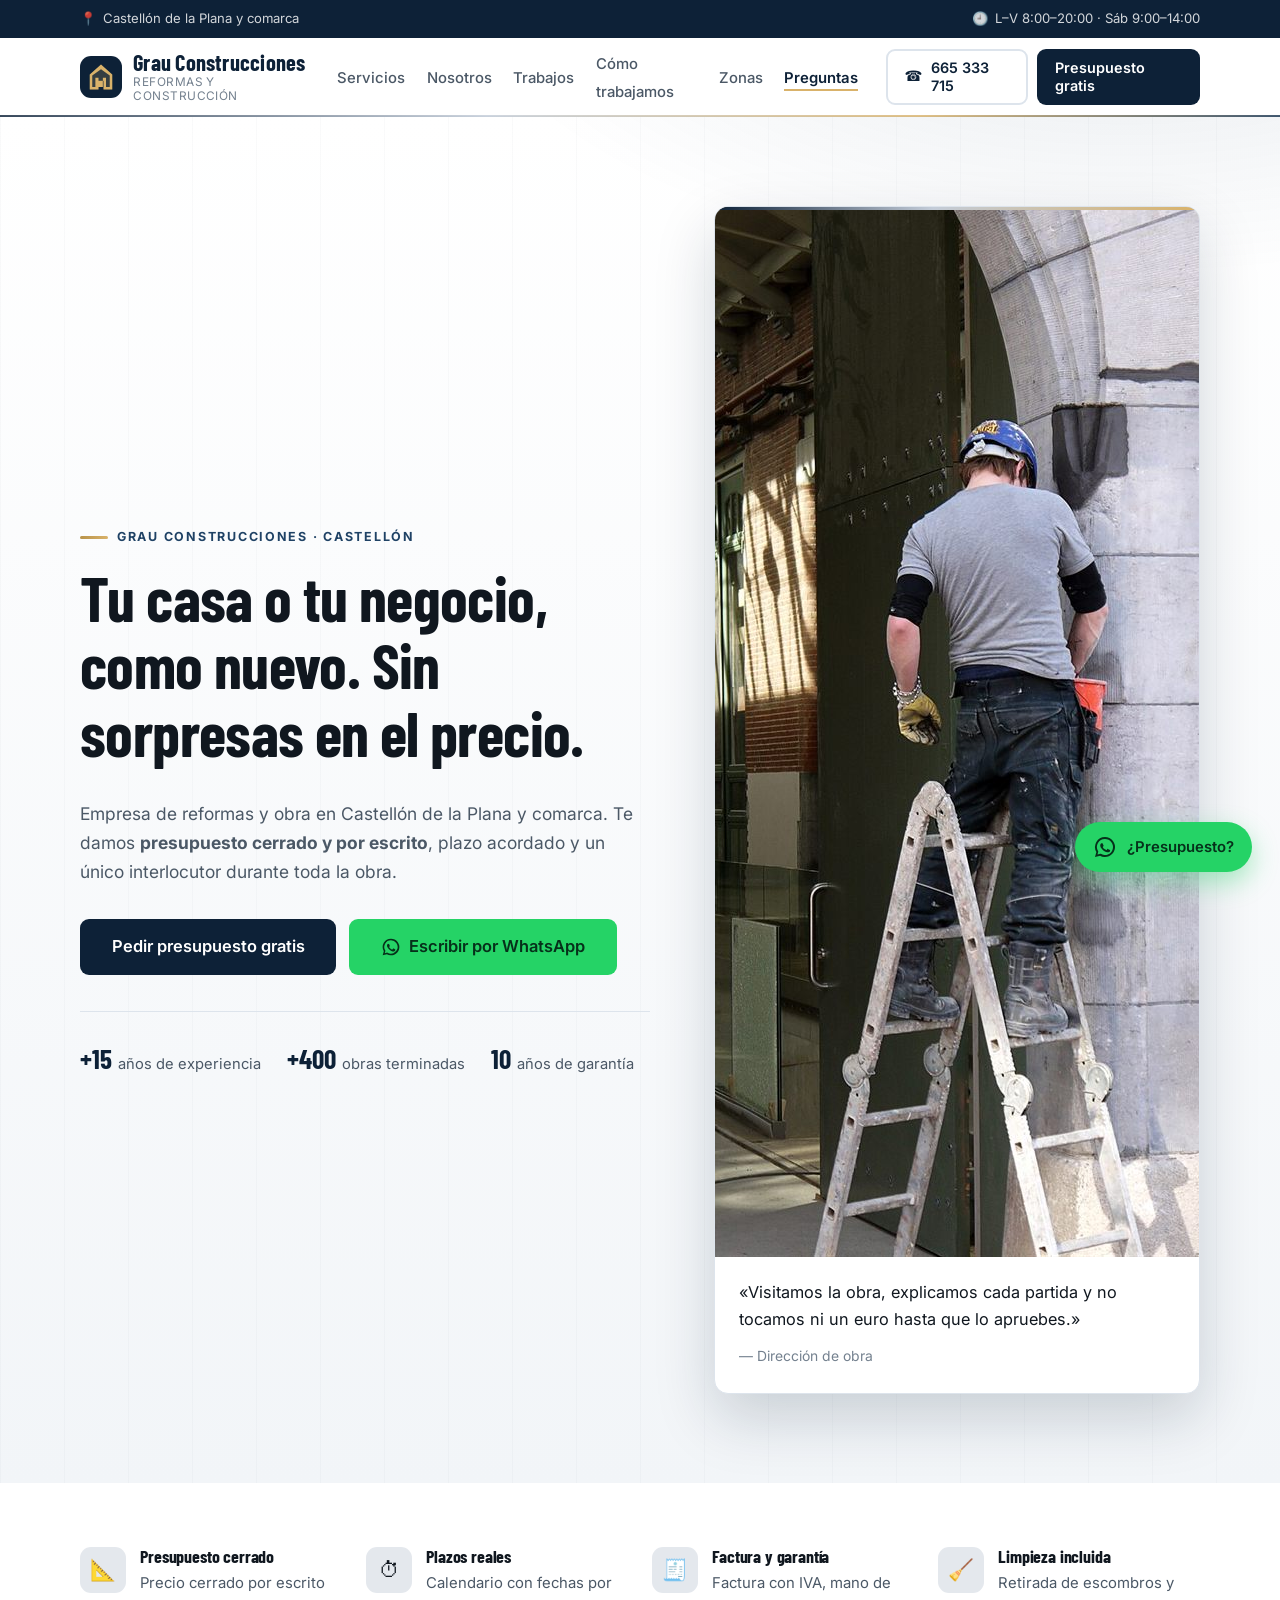
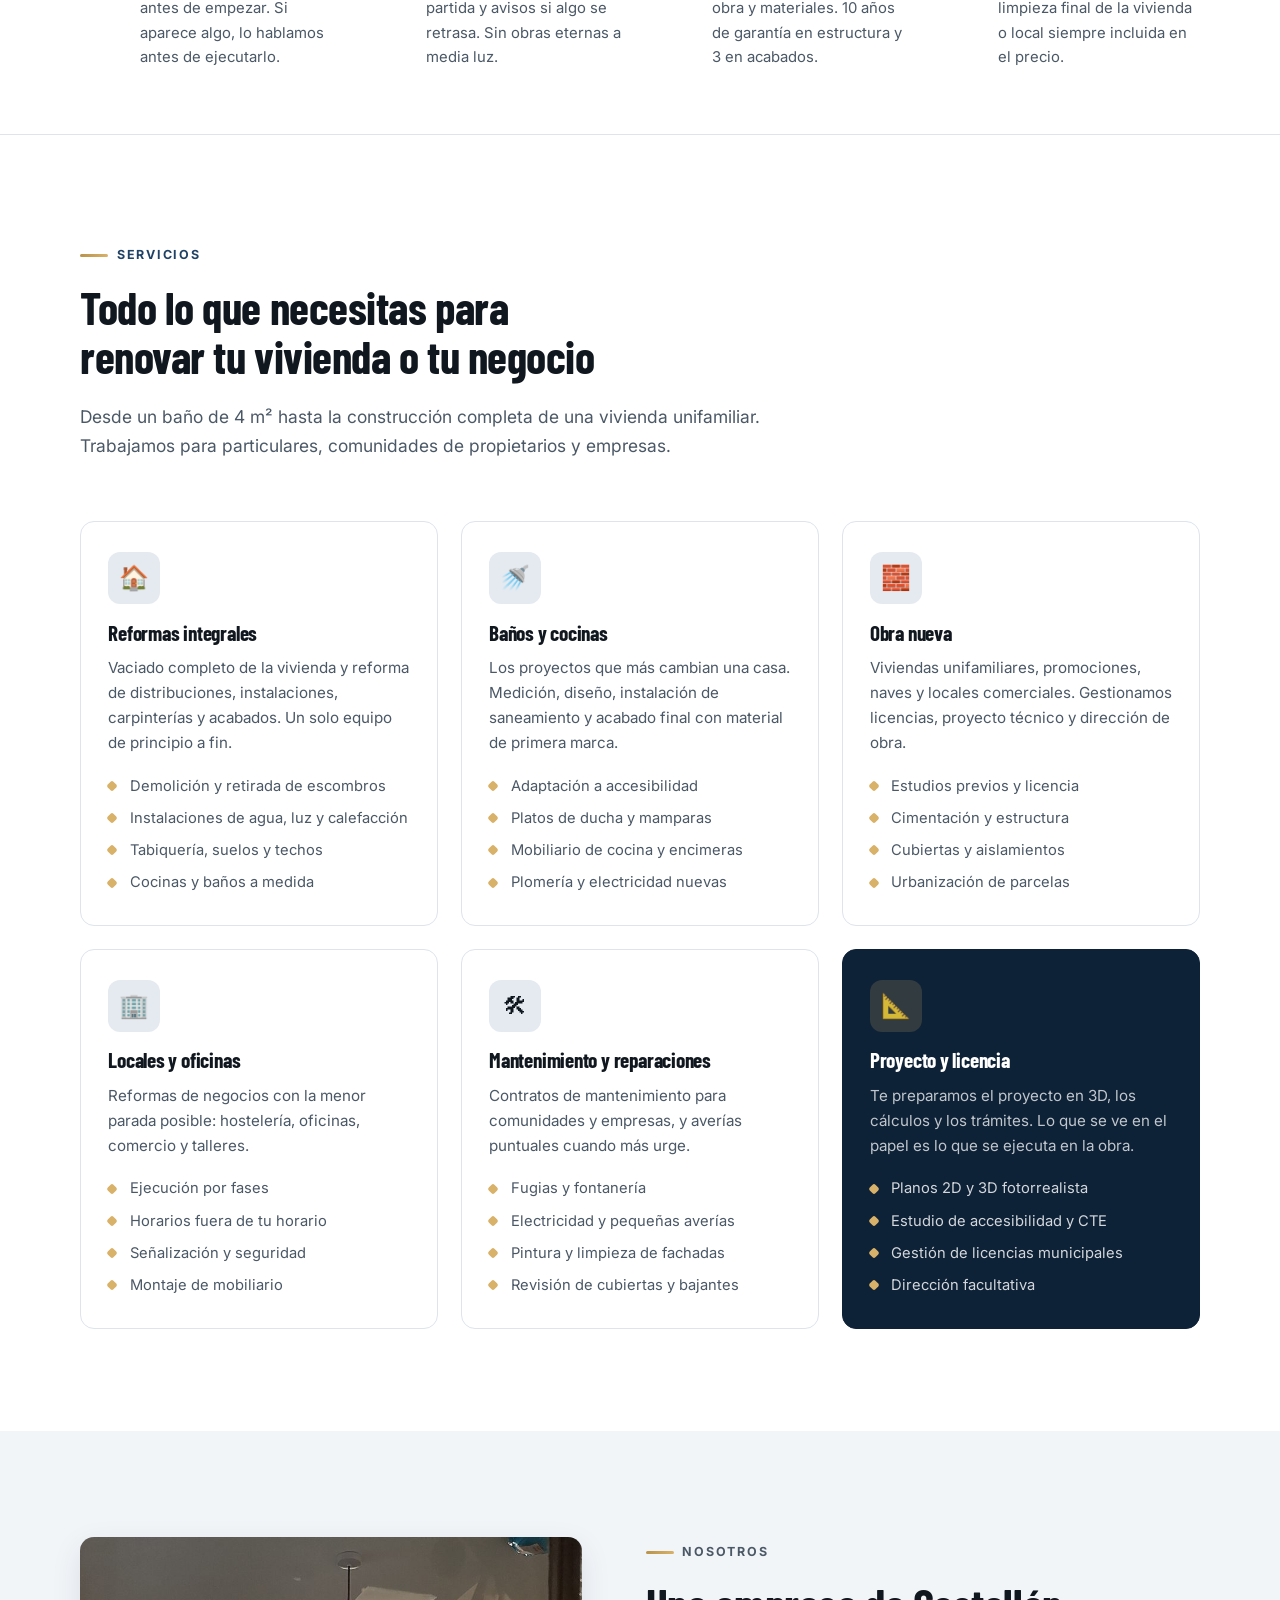
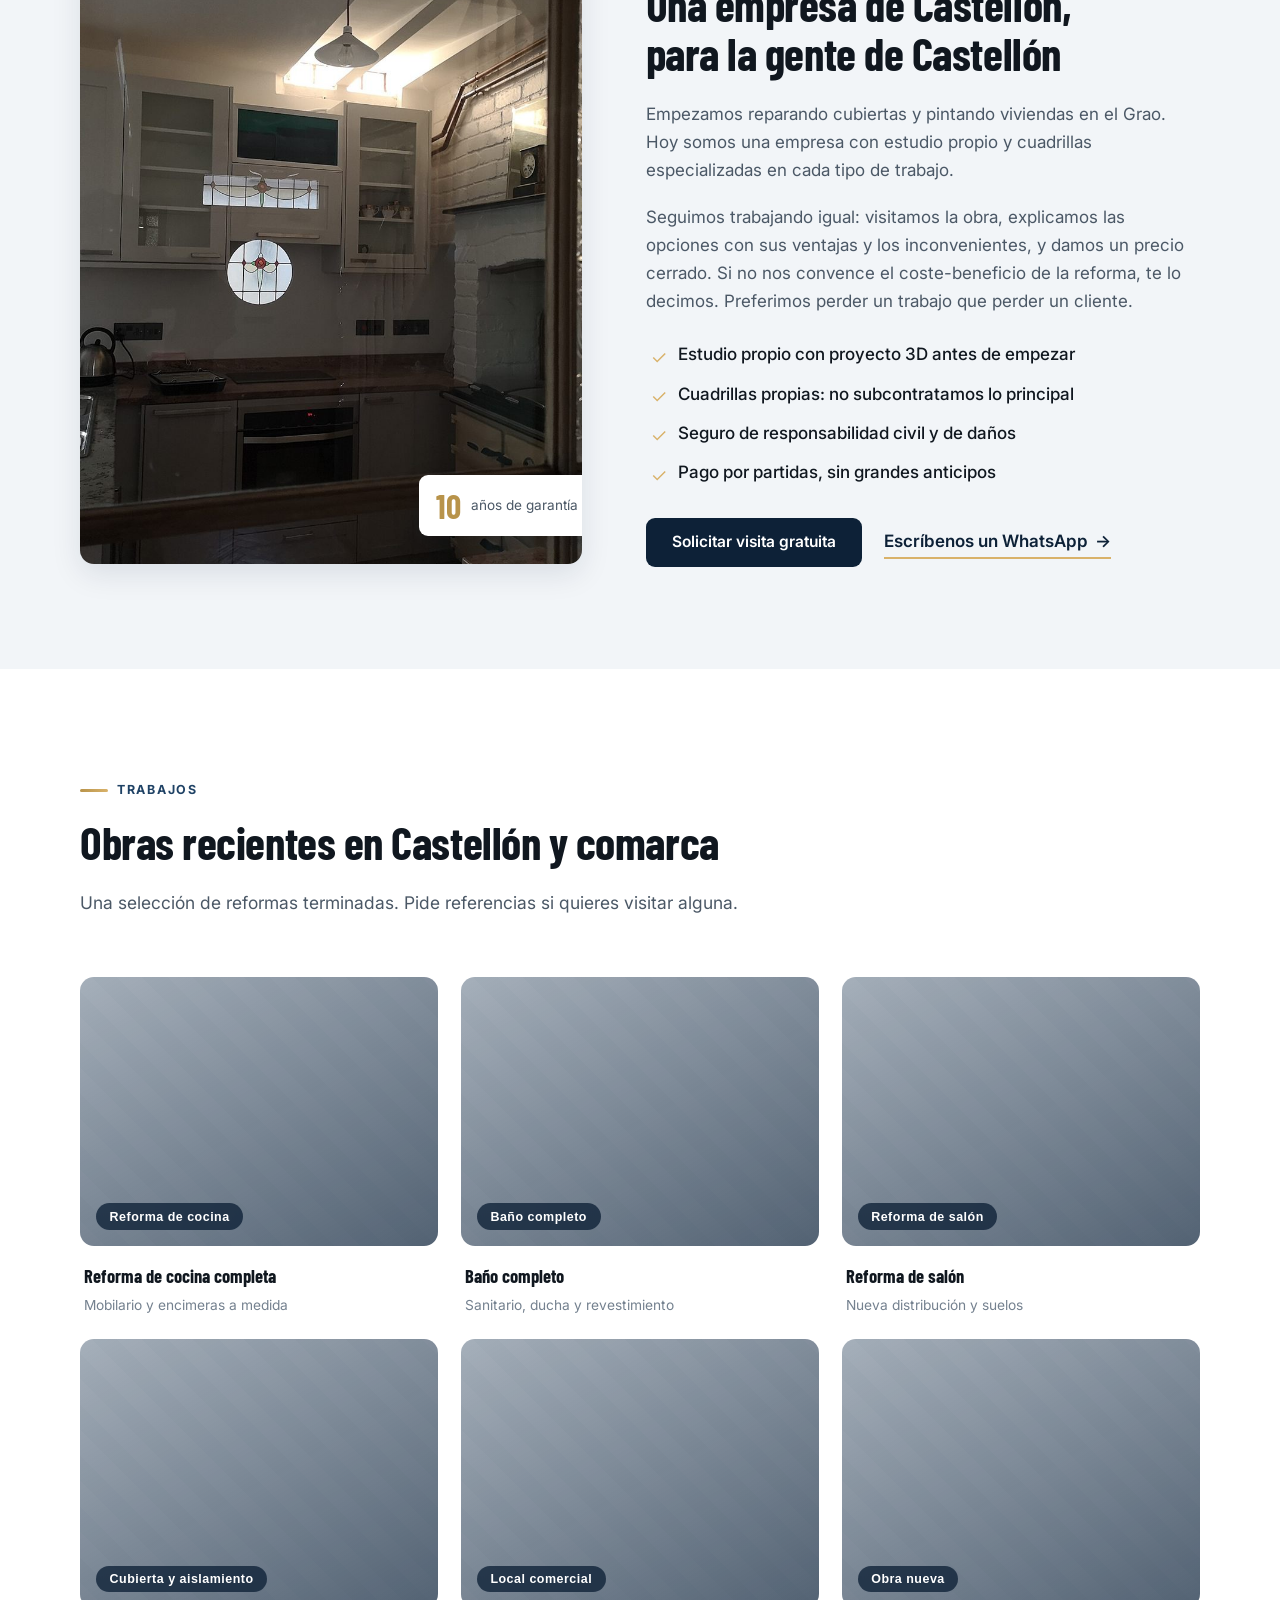
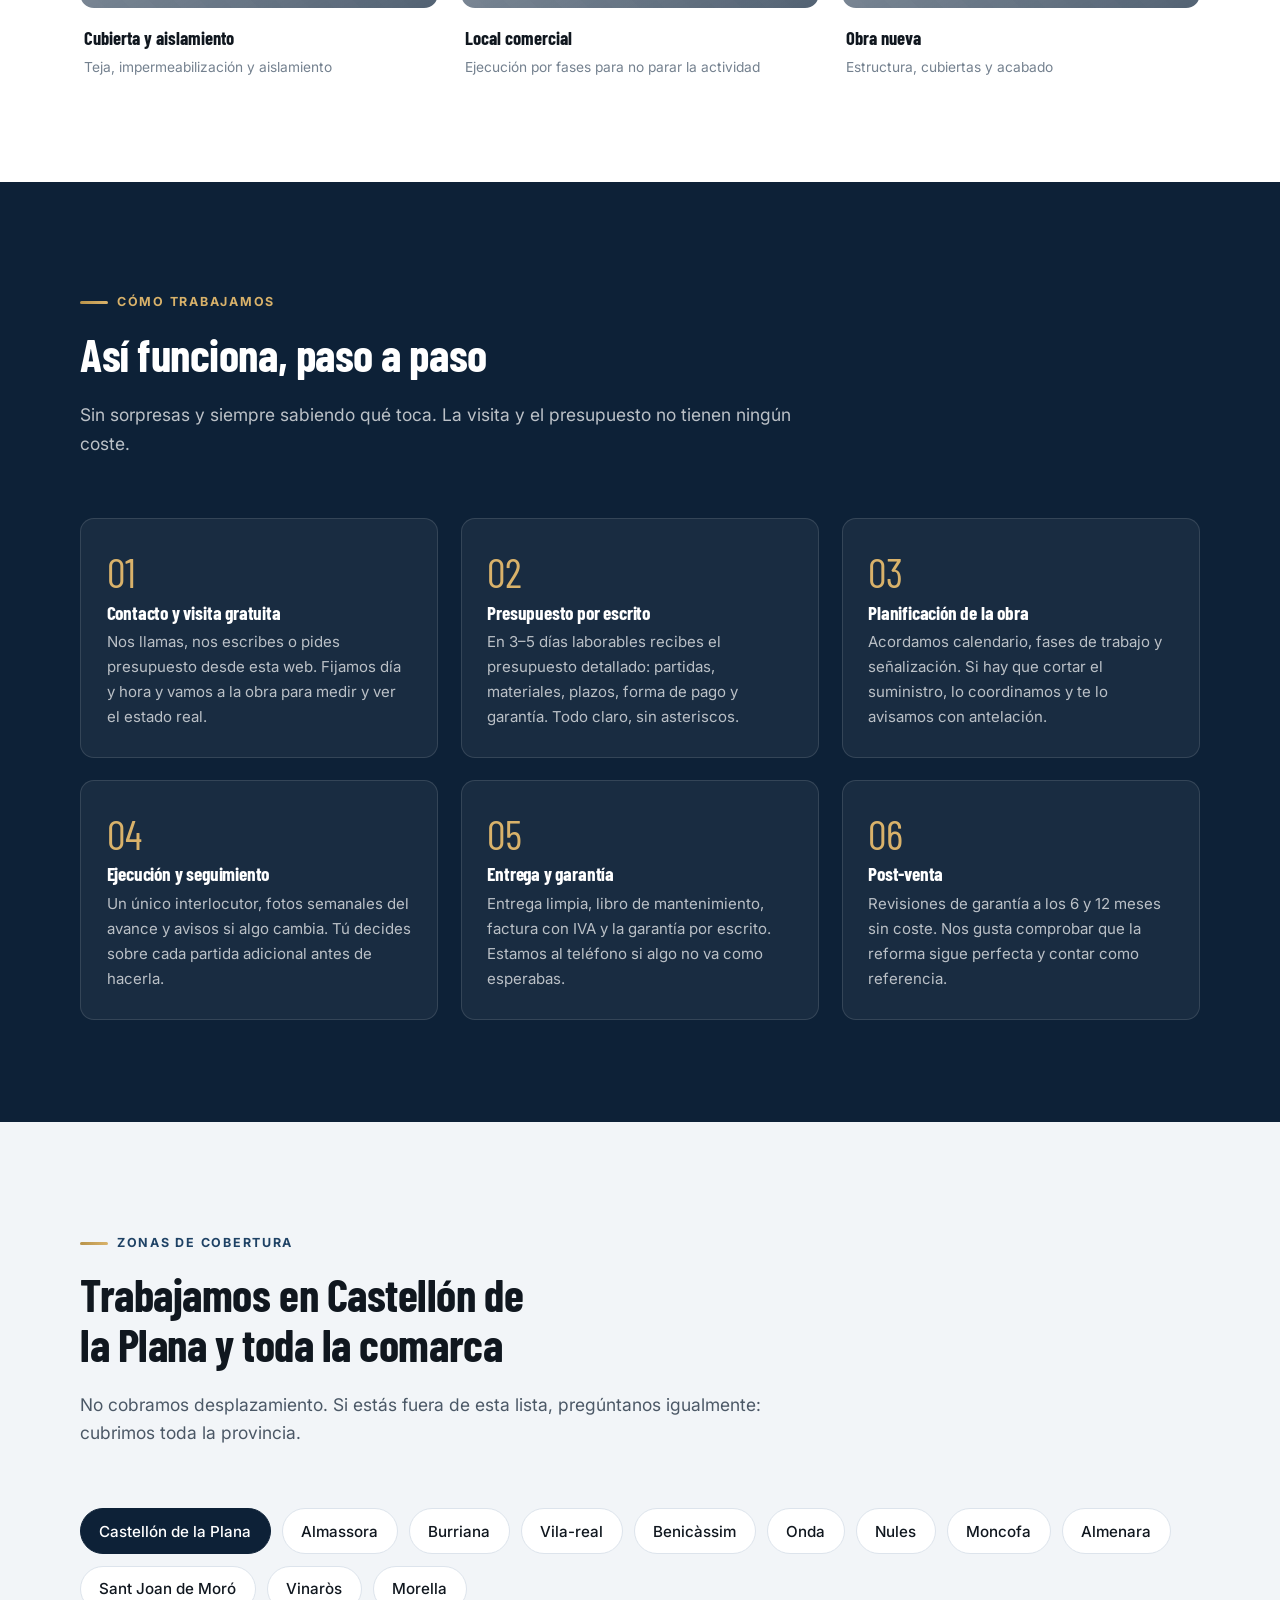
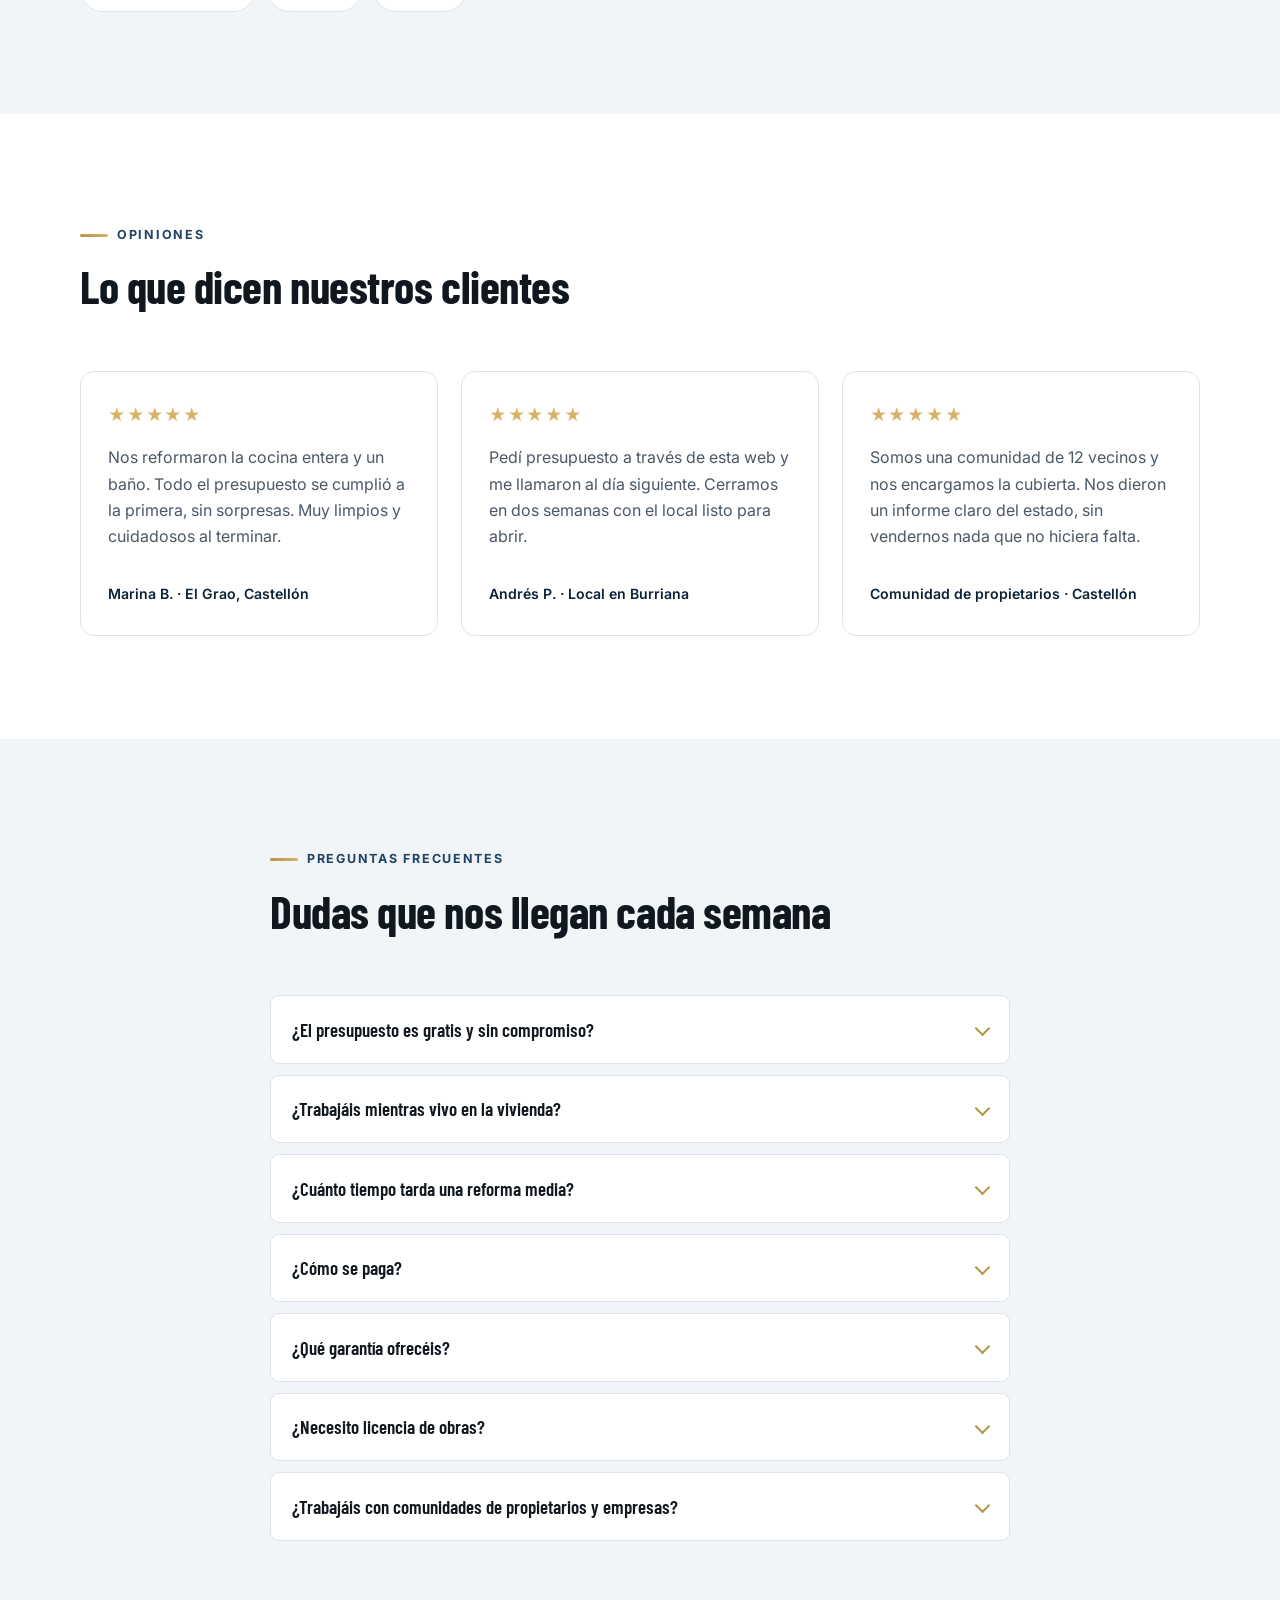
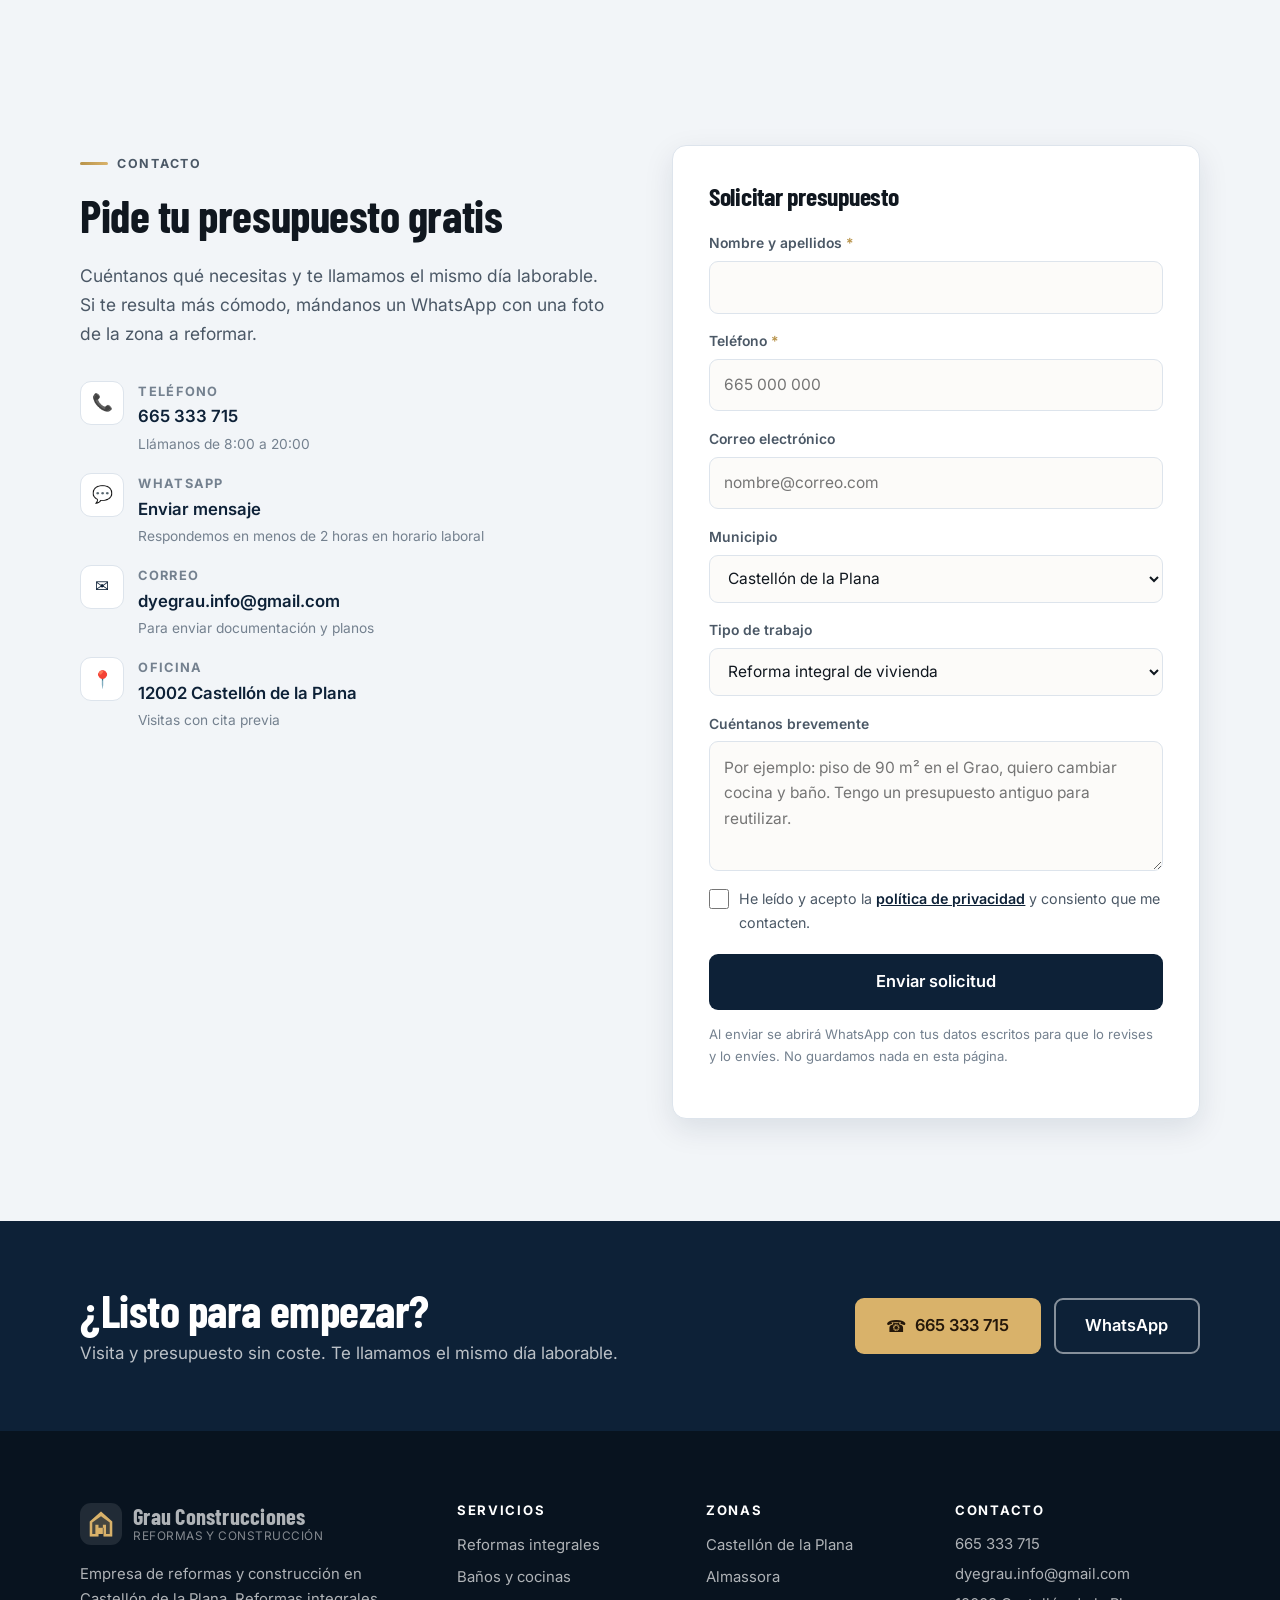
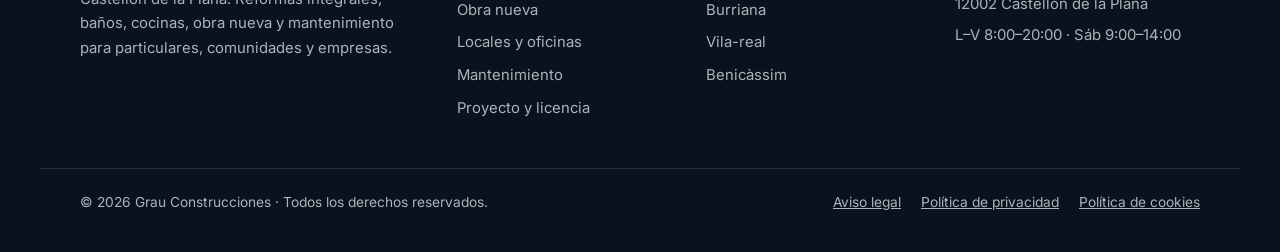
<file: index.html>
<!DOCTYPE html>
<html lang="es">
<head>
<meta charset="UTF-8">
<meta name="viewport" content="width=device-width, initial-scale=1">
<title>Grau Construcciones | Reformas y obras en Castellón de la Plana</title>
<meta name="description" content="Grau Construcciones, reformas y obra en Castellón de la Plana. Reformas integrales, baños, cocinas, cubiertas y obra nueva. Presupuesto cerrado y gratis.">
<meta name="theme-color" content="#0d2137">
<link rel="canonical" href="https://grauconstrucciones.es/">
<link rel="icon" href="data:image/svg+xml,%3Csvg xmlns='http://www.w3.org/2000/svg' viewBox='0 0 48 48'%3E%3Crect width='48' height='48' rx='10' fill='%230d2137'/%3E%3Cpath d='M24 8 10 21v19h10v-9h8v9h10V21L24 8Zm0 6.2 10 8.6V36h-4v-8h-4v8h-4v-8h-4v8h-4V22.8L24 14.2Z' fill='%23c3ccd8'/%3E%3C/svg%3E">

<meta property="og:type" content="website">
<meta property="og:locale" content="es_ES">
<meta property="og:site_name" content="Grau Construcciones">
<meta property="og:title" content="Grau Construcciones | Reformas y obras en Castellón de la Plana">
<meta property="og:description" content="Reformas integrales, baños, cocinas, cubiertas y obra nueva en Castellón. Presupuesto cerrado y gratis.">
<meta property="og:url" content="https://grauconstrucciones.es/">
<meta property="og:image" content="https://grauconstrucciones.es/img/hero-obra.jpg">
<meta name="twitter:card" content="summary_large_image">

<link rel="preconnect" href="https://fonts.googleapis.com">
<link rel="preconnect" href="https://fonts.gstatic.com" crossorigin>
<link href="https://fonts.googleapis.com/css2?family=Barlow+Condensed:wght@500;600;700&family=Inter:wght@400;500;600;700&display=swap" rel="stylesheet">
<link rel="stylesheet" href="css/styles.css">

<script type="application/ld+json">
{
  "@context": "https://schema.org",
  "@type": "GeneralContractor",
  "name": "Grau Construcciones",
  "url": "https://grauconstrucciones.es/",
  "telephone": "+34665333715",
  "email": "dyegrau.info@gmail.com",
  "priceRange": "€€",
  "image": "https://grauconstrucciones.es/img/hero-obra.jpg",
  "address": {
    "@type": "PostalAddress",
    "streetAddress": "Calle y número, pendiente",
    "postalCode": "12002",
    "addressLocality": "Castellón de la Plana",
    "addressRegion": "Castellón",
    "addressCountry": "ES"
  },
  "areaServed": [
    { "@type": "City", "name": "Castellón de la Plana" },
    { "@type": "City", "name": "Almassora" },
    { "@type": "City", "name": "Burriana" },
    { "@type": "City", "name": "Vila-real" },
    { "@type": "City", "name": "Benicàssim" },
    { "@type": "City", "name": "Onda" },
    { "@type": "City", "name": "Nules" },
    { "@type": "City", "name": "Vinaròs" },
    { "@type": "City", "name": "Morella" }
  ],
  "openingHoursSpecification": [
    {
      "@type": "OpeningHoursSpecification",
      "dayOfWeek": ["Monday","Tuesday","Wednesday","Thursday","Friday"],
      "opens": "08:00",
      "closes": "20:00"
    },
    {
      "@type": "OpeningHoursSpecification",
      "dayOfWeek": ["Saturday"],
      "opens": "09:00",
      "closes": "14:00"
    }
  ]
}
</script>
</head>
<body>

<a class="skip-link" href="#contenido">Saltar al contenido principal</a>

<header class="site-header" id="top">
  <div class="topbar">
    <div class="wrap topbar__inner">
      <p class="topbar__item"><span class="ico" aria-hidden="true">📍</span> Castellón de la Plana y comarca</p>
      <p class="topbar__item"><span class="ico" aria-hidden="true">🕘</span> L–V 8:00–20:00 · Sáb 9:00–14:00</p>
    </div>
  </div>

  <div class="wrap header__inner">
    <a class="brand" href="#top" aria-label="Grau Construcciones, ir al inicio">
      <span class="brand__mark" aria-hidden="true">
        <svg viewBox="0 0 48 48" focusable="false">
          <path d="M24 4 6 20v24h14V30h8v14h14V20L24 4Z" fill="currentColor" opacity=".2"/>
          <path d="M24 4 6 20v24h14V30h8v14h14V20L24 4Zm0 7.6L38 21.4V40h-6V25h-5v15h-7v-15h-5v15H10V21.4L24 11.6Z" fill="currentColor"/>
        </svg>
      </span>
      <span class="brand__text">
        <strong>Grau Construcciones</strong>
        <small>Reformas y construcción</small>
      </span>
    </a>

    <button class="nav-toggle" type="button" aria-expanded="false" aria-controls="nav" aria-label="Abrir menú">
      <span aria-hidden="true"></span><span aria-hidden="true"></span><span aria-hidden="true"></span>
    </button>

    <nav class="nav" id="nav" aria-label="Navegación principal">
      <ul class="nav__list">
        <li><a href="#servicios">Servicios</a></li>
        <li><a href="#nosotros">Nosotros</a></li>
        <li><a href="#trabajos">Trabajos</a></li>
        <li><a href="#proceso">Cómo trabajamos</a></li>
        <li><a href="#zonas">Zonas</a></li>
        <li><a href="#faq">Preguntas</a></li>
      </ul>
      <div class="nav__cta">
        <a class="btn btn--ghost btn--sm" href="tel:+34665333715">
          <span class="ico" aria-hidden="true">☎</span> 665 333 715
        </a>
        <a class="btn btn--primary btn--sm" href="#contacto">Presupuesto gratis</a>
      </div>
    </nav>
  </div>
</header>

<main id="contenido">

  <section class="hero">
    <div class="wrap hero__inner">
      <div class="hero__content">
        <p class="eyebrow reveal">Grau Construcciones · Castellón</p>
        <h1 class="reveal">Tu casa o tu negocio, como nuevo. Sin sorpresas en el precio.</h1>
        <p class="lead reveal">
          Empresa de reformas y obra en Castellón de la Plana y comarca. Te damos
          <strong>presupuesto cerrado y por escrito</strong>, plazo acordado y un único
          interlocutor durante toda la obra.
        </p>
        <div class="hero__actions reveal">
          <a class="btn btn--primary btn--lg" href="#contacto">Pedir presupuesto gratis</a>
          <a class="btn btn--wa btn--lg" href="https://wa.me/34665333715?text=Hola%2C%20quiero%20un%20presupuesto%20de%20reformas%20en%20Castell%C3%B3n" target="_blank" rel="noopener">
            <svg class="ico" viewBox="0 0 24 24" aria-hidden="true" focusable="false"><path fill="currentColor" d="M12 2a10 10 0 0 0-8.6 15.05L2 22l5.05-1.32A10 10 0 1 0 12 2Zm0 2a8 8 0 1 1-4.2 14.82l-.3-.18-2.99.78.8-2.92-.2-.31A8 8 0 0 1 12 4Zm-3.3 4.2c-.16 0-.42.06-.64.3-.22.24-.85.83-.85 2.02s.87 2.34.99 2.5c.12.16 1.7 2.7 4.18 3.68 2.07.82 2.48.66 2.93.62.45-.04 1.45-.59 1.65-1.16.2-.57.2-1.06.14-1.16-.06-.1-.22-.16-.46-.28-.24-.12-1.45-.71-1.67-.8-.22-.08-.39-.12-.55.13-.16.24-.63.79-.77.95-.14.16-.28.18-.52.06-.24-.12-1.02-.38-1.94-1.2-.72-.64-1.2-1.43-1.34-1.67-.14-.24-.02-.37.1-.49.11-.11.24-.28.36-.42.12-.14.16-.24.24-.4.08-.16.04-.3-.02-.42-.06-.12-.54-1.32-.75-1.8-.19-.46-.39-.4-.53-.41h-.46Z"/></svg>
            Escribir por WhatsApp
          </a>
        </div>
        <ul class="hero__badges reveal">
          <li><strong>+15</strong> años de experiencia</li>
          <li><strong>+400</strong> obras terminadas</li>
          <li><strong>10</strong> años de garantía</li>
        </ul>
      </div>

      <div class="hero__media reveal">
        <div class="hero__card">
          <img class="hero__photo" src="img/hero-obra.jpg" alt="Obra de reforma en curso en un edificio de Castellón de la Plana" width="1400" height="1050" fetchpriority="high">
          <div class="hero__quote">
            <p>«Visitamos la obra, explicamos cada partida y no tocamos ni un euro hasta que lo apruebes.»</p>
            <cite>— Dirección de obra</cite>
          </div>
        </div>
      </div>
    </div>
  </section>

  <section class="trust" aria-label="Ventajas">
    <div class="wrap">
      <ul class="trust__grid">
        <li class="reveal">
          <span class="trust__ico" aria-hidden="true">📐</span>
          <div><h3>Presupuesto cerrado</h3><p>Precio cerrado por escrito antes de empezar. Si aparece algo, lo hablamos antes de ejecutarlo.</p></div>
        </li>
        <li class="reveal">
          <span class="trust__ico" aria-hidden="true">⏱</span>
          <div><h3>Plazos reales</h3><p>Calendario con fechas por partida y avisos si algo se retrasa. Sin obras eternas a media luz.</p></div>
        </li>
        <li class="reveal">
          <span class="trust__ico" aria-hidden="true">🧾</span>
          <div><h3>Factura y garantía</h3><p>Factura con IVA, mano de obra y materiales. 10 años de garantía en estructura y 3 en acabados.</p></div>
        </li>
        <li class="reveal">
          <span class="trust__ico" aria-hidden="true">🧹</span>
          <div><h3>Limpieza incluida</h3><p>Retirada de escombros y limpieza final de la vivienda o local siempre incluida en el precio.</p></div>
        </li>
      </ul>
    </div>
  </section>

  <section class="section" id="servicios">
    <div class="wrap">
      <header class="section__head reveal">
        <p class="eyebrow">Servicios</p>
        <h2>Todo lo que necesitas para renovar tu vivienda o tu negocio</h2>
        <p class="lead">Desde un baño de 4 m² hasta la construcción completa de una vivienda unifamiliar. Trabajamos para particulares, comunidades de propietarios y empresas.</p>
      </header>

      <div class="cards">
        <article class="card reveal">
          <span class="card__ico" aria-hidden="true">🏠</span>
          <h3>Reformas integrales</h3>
          <p>Vaciado completo de la vivienda y reforma de distribuciones, instalaciones, carpinterías y acabados. Un solo equipo de principio a fin.</p>
          <ul class="card__list">
            <li>Demolición y retirada de escombros</li>
            <li>Instalaciones de agua, luz y calefacción</li>
            <li>Tabiquería, suelos y techos</li>
            <li>Cocinas y baños a medida</li>
          </ul>
        </article>

        <article class="card reveal">
          <span class="card__ico" aria-hidden="true">🚿</span>
          <h3>Baños y cocinas</h3>
          <p>Los proyectos que más cambian una casa. Medición, diseño, instalación de saneamiento y acabado final con material de primera marca.</p>
          <ul class="card__list">
            <li>Adaptación a accesibilidad</li>
            <li>Platos de ducha y mamparas</li>
            <li>Mobiliario de cocina y encimeras</li>
            <li>Plomería y electricidad nuevas</li>
          </ul>
        </article>

        <article class="card reveal">
          <span class="card__ico" aria-hidden="true">🧱</span>
          <h3>Obra nueva</h3>
          <p>Viviendas unifamiliares, promociones, naves y locales comerciales. Gestionamos licencias, proyecto técnico y dirección de obra.</p>
          <ul class="card__list">
            <li>Estudios previos y licencia</li>
            <li>Cimentación y estructura</li>
            <li>Cubiertas y aislamientos</li>
            <li>Urbanización de parcelas</li>
          </ul>
        </article>

        <article class="card reveal">
          <span class="card__ico" aria-hidden="true">🏢</span>
          <h3>Locales y oficinas</h3>
          <p>Reformas de negocios con la menor parada posible: hostelería, oficinas, comercio y talleres.</p>
          <ul class="card__list">
            <li>Ejecución por fases</li>
            <li>Horarios fuera de tu horario</li>
            <li>Señalización y seguridad</li>
            <li>Montaje de mobiliario</li>
          </ul>
        </article>

        <article class="card reveal">
          <span class="card__ico" aria-hidden="true">🛠</span>
          <h3>Mantenimiento y reparaciones</h3>
          <p>Contratos de mantenimiento para comunidades y empresas, y averías puntuales cuando más urge.</p>
          <ul class="card__list">
            <li>Fugias y fontanería</li>
            <li>Electricidad y pequeñas averías</li>
            <li>Pintura y limpieza de fachadas</li>
            <li>Revisión de cubiertas y bajantes</li>
          </ul>
        </article>

        <article class="card card--accent reveal">
          <span class="card__ico" aria-hidden="true">📐</span>
          <h3>Proyecto y licencia</h3>
          <p>Te preparamos el proyecto en 3D, los cálculos y los trámites. Lo que se ve en el papel es lo que se ejecuta en la obra.</p>
          <ul class="card__list">
            <li>Planos 2D y 3D fotorrealista</li>
            <li>Estudio de accesibilidad y CTE</li>
            <li>Gestión de licencias municipales</li>
            <li>Dirección facultativa</li>
          </ul>
        </article>
      </div>
    </div>
  </section>

  <section class="section section--sand" id="nosotros">
    <div class="wrap split">
      <div class="split__media reveal">
        <div class="split__photo">
          <img src="img/nosotros-cocina.jpg" alt="Interior de cocina reformada con iluminación de diseño" width="1400" height="1750" loading="lazy">
          <span class="split__badge"><strong>10</strong> años de garantía</span>
        </div>
      </div>
      <div class="split__content">
        <p class="eyebrow reveal">Nosotros</p>
        <h2 class="reveal">Una empresa de Castellón, para la gente de Castellón</h2>
        <p class="reveal">
          Empezamos reparando cubiertas y pintando viviendas en el Grao. Hoy somos
          una empresa con estudio propio y cuadrillas especializadas en cada tipo
          de trabajo.
        </p>
        <p class="reveal">
          Seguimos trabajando igual: visitamos la obra, explicamos las opciones con
          sus ventajas y los inconvenientes, y damos un precio cerrado. Si no nos
          convence el coste-beneficio de la reforma, te lo decimos. Preferimos
          perder un trabajo que perder un cliente.
        </p>

        <ul class="ticks reveal">
          <li>Estudio propio con proyecto 3D antes de empezar</li>
          <li>Cuadrillas propias: no subcontratamos lo principal</li>
          <li>Seguro de responsabilidad civil y de daños</li>
          <li>Pago por partidas, sin grandes anticipos</li>
        </ul>

        <div class="signature reveal">
          <a class="btn btn--primary" href="#contacto">Solicitar visita gratuita</a>
          <a class="link-arrow" href="https://wa.me/34665333715?text=Hola%2C%20quiero%20que%20me%20visiteis%20la%20vivienda" target="_blank" rel="noopener">Escríbenos un WhatsApp <span aria-hidden="true">→</span></a>
        </div>
      </div>
    </div>
  </section>

  <section class="section" id="trabajos">
    <div class="wrap">
      <header class="section__head reveal">
        <p class="eyebrow">Trabajos</p>
        <h2>Obras recientes en Castellón y comarca</h2>
        <p class="lead">Una selección de reformas terminadas. Pide referencias si quieres visitar alguna.</p>
      </header>

      <div class="work">
        <figure class="work__item reveal">
          <button class="work__media" type="button" data-lightbox="Reforma integral de vivienda" data-img="img/trabajo-1.jpg">
            <img src="img/trabajo-1.jpg" alt="Cocina reformada con mobiliario nuevo y encimera" width="1400" height="1050" loading="lazy">
            <span class="work__label">Reforma de cocina</span>
          </button>
          <figcaption><strong>Reforma de cocina completa</strong><span>Mobilario y encimeras a medida</span></figcaption>
        </figure>

        <figure class="work__item reveal">
          <button class="work__media" type="button" data-lightbox="Baño completo" data-img="img/trabajo-2.jpg">
            <img src="img/trabajo-2.jpg" alt="Baño reformado con plato de ducha y revestimiento nuevo" width="1400" height="1050" loading="lazy">
            <span class="work__label">Baño completo</span>
          </button>
          <figcaption><strong>Baño completo</strong><span>Sanitario, ducha y revestimiento</span></figcaption>
        </figure>

        <figure class="work__item reveal">
          <button class="work__media" type="button" data-lightbox="Reforma de salón" data-img="img/trabajo-3.jpg">
            <img src="img/trabajo-3.jpg" alt="Salón reformado con nueva distribución y acabados" width="1400" height="1050" loading="lazy">
            <span class="work__label">Reforma de salón</span>
          </button>
          <figcaption><strong>Reforma de salón</strong><span>Nueva distribución y suelos</span></figcaption>
        </figure>

        <figure class="work__item reveal">
          <button class="work__media" type="button" data-lightbox="Reforma de cubierta" data-img="img/trabajo-4.jpg">
            <img src="img/trabajo-4.jpg" alt="Cubierta de teja rehabilitada" width="1400" height="1050" loading="lazy">
            <span class="work__label">Cubierta y aislamiento</span>
          </button>
          <figcaption><strong>Cubierta y aislamiento</strong><span>Teja, impermeabilización y aislamiento</span></figcaption>
        </figure>

        <figure class="work__item reveal">
          <button class="work__media" type="button" data-lightbox="Reforma de local comercial" data-img="img/trabajo-5.jpg">
            <img src="img/trabajo-5.jpg" alt="Interior de local comercial reformado" width="1400" height="1050" loading="lazy">
            <span class="work__label">Local comercial</span>
          </button>
          <figcaption><strong>Local comercial</strong><span>Ejecución por fases para no parar la actividad</span></figcaption>
        </figure>

        <figure class="work__item reveal">
          <button class="work__media" type="button" data-lightbox="Obra nueva" data-img="img/trabajo-6.jpg">
            <img src="img/trabajo-6.jpg" alt="Estructura de edificio en fase de construcción" width="1400" height="1050" loading="lazy">
            <span class="work__label">Obra nueva</span>
          </button>
          <figcaption><strong>Obra nueva</strong><span>Estructura, cubiertas y acabado</span></figcaption>
        </figure>
      </div>
    </div>
  </section>

  <section class="section section--dark" id="proceso">
    <div class="wrap">
      <header class="section__head section__head--light reveal">
        <p class="eyebrow">Cómo trabajamos</p>
        <h2>Así funciona, paso a paso</h2>
        <p class="lead">Sin sorpresas y siempre sabiendo qué toca. La visita y el presupuesto no tienen ningún coste.</p>
      </header>

      <ol class="steps">
        <li class="step reveal">
          <span class="step__num">01</span>
          <h3>Contacto y visita gratuita</h3>
          <p>Nos llamas, nos escribes o pides presupuesto desde esta web. Fijamos día y hora y vamos a la obra para medir y ver el estado real.</p>
        </li>
        <li class="step reveal">
          <span class="step__num">02</span>
          <h3>Presupuesto por escrito</h3>
          <p>En 3–5 días laborables recibes el presupuesto detallado: partidas, materiales, plazos, forma de pago y garantía. Todo claro, sin asteriscos.</p>
        </li>
        <li class="step reveal">
          <span class="step__num">03</span>
          <h3>Planificación de la obra</h3>
          <p>Acordamos calendario, fases de trabajo y señalización. Si hay que cortar el suministro, lo coordinamos y te lo avisamos con antelación.</p>
        </li>
        <li class="step reveal">
          <span class="step__num">04</span>
          <h3>Ejecución y seguimiento</h3>
          <p>Un único interlocutor, fotos semanales del avance y avisos si algo cambia. Tú decides sobre cada partida adicional antes de hacerla.</p>
        </li>
        <li class="step reveal">
          <span class="step__num">05</span>
          <h3>Entrega y garantía</h3>
          <p>Entrega limpia, libro de mantenimiento, factura con IVA y la garantía por escrito. Estamos al teléfono si algo no va como esperabas.</p>
        </li>
        <li class="step reveal">
          <span class="step__num">06</span>
          <h3>Post-venta</h3>
          <p>Revisiones de garantía a los 6 y 12 meses sin coste. Nos gusta comprobar que la reforma sigue perfecta y contar como referencia.</p>
        </li>
      </ol>
    </div>
  </section>

  <section class="section section--sand" id="zonas">
    <div class="wrap">
      <header class="section__head reveal">
        <p class="eyebrow">Zonas de cobertura</p>
        <h2>Trabajamos en Castellón de la Plana y toda la comarca</h2>
        <p class="lead">No cobramos desplazamiento. Si estás fuera de esta lista, pregúntanos igualmente: cubrimos toda la provincia.</p>
      </header>

      <ul class="zones reveal">
        <li>Castellón de la Plana</li>
        <li>Almassora</li>
        <li>Burriana</li>
        <li>Vila-real</li>
        <li>Benicàssim</li>
        <li>Onda</li>
        <li>Nules</li>
        <li>Moncofa</li>
        <li>Almenara</li>
        <li>Sant Joan de Moró</li>
        <li>Vinaròs</li>
        <li>Morella</li>
      </ul>
    </div>
  </section>

  <section class="section" id="opiniones">
    <div class="wrap">
      <header class="section__head reveal">
        <p class="eyebrow">Opiniones</p>
        <h2>Lo que dicen nuestros clientes</h2>
      </header>

      <div class="quotes">
        <blockquote class="quote reveal">
          <div class="quote__stars" aria-label="5 sobre 5">★★★★★</div>
          <p>Nos reformaron la cocina entera y un baño. Todo el presupuesto se cumplió a la primera, sin sorpresas. Muy limpios y cuidadosos al terminar.</p>
          <footer>Marina B. · El Grao, Castellón</footer>
        </blockquote>
        <blockquote class="quote reveal">
          <div class="quote__stars" aria-label="5 sobre 5">★★★★★</div>
          <p>Pedí presupuesto a través de esta web y me llamaron al día siguiente. Cerramos en dos semanas con el local listo para abrir.</p>
          <footer>Andrés P. · Local en Burriana</footer>
        </blockquote>
        <blockquote class="quote reveal">
          <div class="quote__stars" aria-label="5 sobre 5">★★★★★</div>
          <p>Somos una comunidad de 12 vecinos y nos encargamos la cubierta. Nos dieron un informe claro del estado, sin vendernos nada que no hiciera falta.</p>
          <footer>Comunidad de propietarios · Castellón</footer>
        </blockquote>
      </div>
    </div>
  </section>

  <section class="section section--sand" id="faq">
    <div class="wrap wrap--narrow">
      <header class="section__head reveal">
        <p class="eyebrow">Preguntas frecuentes</p>
        <h2>Dudas que nos llegan cada semana</h2>
      </header>

      <div class="faq reveal">
        <details>
          <summary>¿El presupuesto es gratis y sin compromiso?</summary>
          <p>Sí. La visita a la vivienda o al local y el presupuesto son totalmente gratuitos y no te obligan a contratar nada. Dentro de los 3–5 días laborables te lo enviamos por escrito y con el detalle de cada partida.</p>
        </details>
        <details>
          <summary>¿Trabajáis mientras vivo en la vivienda?</summary>
          <p>En la mayoría de reformas sí, por fases y con horarios acordados. Te avisamos con tiempo de los días que no se pueda estar en casa y siempre respetamos las horas de silencio vecinal. En demolición completa sí hay que salir unos días concretos, y te decimos cuáles.</p>
        </details>
        <details>
          <summary>¿Cuánto tiempo tarda una reforma media?</summary>
          <p>Un baño completo suele estar entre 2 y 3 semanas. Una reforma integral de vivienda de unos 100 m², entre 3 y 4 meses. El plazo exacto va siempre escrito en el presupuesto, con hitos y fechas.</p>
        </details>
        <details>
          <summary>¿Cómo se paga?</summary>
          <p>Por partidas, conforme avanzan los trabajos: un primer pago al firmar, pagos por hitos durante la obra y el último al entregar. No pedimos anticipos grandes. Puedes pedir justificante de transferencia en cada pago.</p>
        </details>
        <details>
          <summary>¿Qué garantía ofrecéis?</summary>
          <p>10 años de garantía en trabajos estructurales y de cubierta, 3 años en instalaciones y acabados, y 1 año en equipos de climatización. Todas las coberturas están recogidas por escrito en el contrato.</p>
        </details>
        <details>
          <summary>¿Necesito licencia de obras?</summary>
          <p>Depende del tipo de reforma. Nos encargamos del estudio y de tramitar la licencia en el Ayuntamiento de Castellón por ti, con un coste de gestión que te detallamos en el presupuesto. Si no hace falta, te lo decimos igualmente.</p>
        </details>
        <details>
          <summary>¿Trabajáis con comunidades de propietarios y empresas?</summary>
          <p>Sí. Hacemos valoraciones de comunidades, cubiertas y reconstrucción de fachadas, y contratos de mantenimiento para empresas con varios locales. Pide una visita técnica sin compromiso.</p>
        </details>
      </div>
    </div>
  </section>

  <section class="section section--contact" id="contacto">
    <div class="wrap split split--contact">
      <div class="split__content">
        <p class="eyebrow reveal">Contacto</p>
        <h2 class="reveal">Pide tu presupuesto gratis</h2>
        <p class="lead reveal">Cuéntanos qué necesitas y te llamamos el mismo día laborable. Si te resulta más cómodo, mándanos un WhatsApp con una foto de la zona a reformar.</p>

        <ul class="contact-list reveal">
          <li>
            <span class="contact-list__ico" aria-hidden="true">📞</span>
            <div>
              <strong>Teléfono</strong>
              <a href="tel:+34665333715">665 333 715</a>
              <small>Llámanos de 8:00 a 20:00</small>
            </div>
          </li>
          <li>
            <span class="contact-list__ico" aria-hidden="true">💬</span>
            <div>
              <strong>WhatsApp</strong>
              <a href="https://wa.me/34665333715?text=Hola%2C%20quiero%20un%20presupuesto%20de%20reformas%20en%20Castell%C3%B3n" target="_blank" rel="noopener">Enviar mensaje</a>
              <small>Respondemos en menos de 2 horas en horario laboral</small>
            </div>
          </li>
          <li>
            <span class="contact-list__ico" aria-hidden="true">✉️</span>
            <div>
              <strong>Correo</strong>
              <a href="mailto:dyegrau.info@gmail.com">dyegrau.info@gmail.com</a>
              <small>Para enviar documentación y planos</small>
            </div>
          </li>
          <li>
            <span class="contact-list__ico" aria-hidden="true">📍</span>
            <div>
              <strong>Oficina</strong>
              <span>12002 Castellón de la Plana</span>
              <small>Visitas con cita previa</small>
            </div>
          </li>
        </ul>
      </div>

      <div class="split__form reveal">
        <form id="form-presupuesto" class="form" novalidate data-form-endpoint="" data-wa="34665333715" name="presupuesto" netlify data-netlify-honeypot="bot-field">
          <input type="hidden" name="bot-field" />
          <h3>Solicitar presupuesto</h3>

          <div class="field">
            <label for="nombre">Nombre y apellidos <span aria-hidden="true">*</span></label>
            <input type="text" id="nombre" name="nombre" autocomplete="name" required>
            <p class="field__error" data-error="nombre" hidden>Necesitamos tu nombre.</p>
          </div>

          <div class="field">
            <label for="telefono">Teléfono <span aria-hidden="true">*</span></label>
            <input type="tel" id="telefono" name="telefono" autocomplete="tel" required placeholder="665 000 000" inputmode="tel">
            <p class="field__error" data-error="telefono" hidden>Introduce un teléfono válido (9 dígitos).</p>
          </div>

          <div class="field">
            <label for="email">Correo electrónico</label>
            <input type="email" id="email" name="email" autocomplete="email" placeholder="nombre@correo.com">
            <p class="field__error" data-error="email" hidden>El correo no parece válido.</p>
          </div>

          <div class="field">
            <label for="municipio">Municipio</label>
            <select id="municipio" name="municipio">
              <option value="Castellón de la Plana">Castellón de la Plana</option>
              <option>Almassora</option>
              <option>Burriana</option>
              <option>Vila-real</option>
              <option>Benicàssim</option>
              <option>Onda</option>
              <option>Nules</option>
              <option>Otro municipio</option>
            </select>
          </div>

          <div class="field">
            <label for="tipo">Tipo de trabajo</label>
            <select id="tipo" name="tipo">
              <option>Reforma integral de vivienda</option>
              <option>Baño</option>
              <option>Cocina</option>
              <option>Local comercial u oficina</option>
              <option>Comunidad de propietarios</option>
              <option>Obra nueva</option>
              <option>Mantenimiento o reparación</option>
            </select>
          </div>

          <div class="field">
            <label for="mensaje">Cuéntanos brevemente</label>
            <textarea id="mensaje" name="mensaje" rows="4" placeholder="Por ejemplo: piso de 90 m² en el Grao, quiero cambiar cocina y baño. Tengo un presupuesto antiguo para reutilizar."></textarea>
          </div>

          <label class="checkbox">
            <input type="checkbox" id="rgpd" name="rgpd" required>
            <span>He leído y acepto la <a href="legal.html#privacidad">política de privacidad</a> y consiento que me contacten.</span>
          </label>
          <p class="field__error" data-error="rgpd" hidden>Necesitamos tu consentimiento para poder contactarte.</p>

          <button class="btn btn--primary btn--block btn--lg" type="submit">Enviar solicitud</button>

          <p class="form__note">Al enviar se abrirá WhatsApp con tus datos escritos para que lo revises y lo envíes. No guardamos nada en esta página.</p>

          <p class="form__status" data-status role="status" aria-live="polite"></p>
        </form>
      </div>
    </div>
  </section>

  <section class="cta-band" id="presupuesto">
    <div class="wrap cta-band__inner">
      <div class="reveal">
        <h2>¿Listo para empezar?</h2>
        <p>Visita y presupuesto sin coste. Te llamamos el mismo día laborable.</p>
      </div>
      <div class="cta-band__actions reveal">
        <a class="btn btn--accent btn--lg" href="tel:+34665333715">
          <span class="ico" aria-hidden="true">☎</span> 665 333 715
        </a>
        <a class="btn btn--outline-light btn--lg" href="https://wa.me/34665333715?text=Hola%2C%20quiero%20un%20presupuesto%20gratis" target="_blank" rel="noopener">WhatsApp</a>
      </div>
    </div>
  </section>

</main>

<footer class="site-footer">
  <div class="wrap footer__grid">
    <div>
      <a class="brand brand--footer" href="#top">
        <span class="brand__mark" aria-hidden="true">
          <svg viewBox="0 0 48 48" focusable="false">
            <path d="M24 4 6 20v24h14V30h8v14h14V20L24 4Z" fill="currentColor" opacity=".2"/>
            <path d="M24 4 6 20v24h14V30h8v14h14V20L24 4Zm0 7.6L38 21.4V40h-6V25h-5v15h-7v-15h-5v15H10V21.4L24 11.6Z" fill="currentColor"/>
          </svg>
        </span>
        <span class="brand__text"><strong>Grau Construcciones</strong><small>Reformas y construcción</small></span>
      </a>
      <p class="footer__about">Empresa de reformas y construcción en Castellón de la Plana. Reformas integrales, baños, cocinas, obra nueva y mantenimiento para particulares, comunidades y empresas.</p>
    </div>

    <nav aria-label="Servicios">
      <h2 class="footer__title">Servicios</h2>
      <ul>
        <li><a href="#servicios">Reformas integrales</a></li>
        <li><a href="#servicios">Baños y cocinas</a></li>
        <li><a href="#servicios">Obra nueva</a></li>
        <li><a href="#servicios">Locales y oficinas</a></li>
        <li><a href="#servicios">Mantenimiento</a></li>
        <li><a href="#servicios">Proyecto y licencia</a></li>
      </ul>
    </nav>

    <nav aria-label="Zonas">
      <h2 class="footer__title">Zonas</h2>
      <ul>
        <li><a href="#zonas">Castellón de la Plana</a></li>
        <li><a href="#zonas">Almassora</a></li>
        <li><a href="#zonas">Burriana</a></li>
        <li><a href="#zonas">Vila-real</a></li>
        <li><a href="#zonas">Benicàssim</a></li>
      </ul>
    </nav>

    <div>
      <h2 class="footer__title">Contacto</h2>
      <ul class="footer__contact">
        <li><a href="tel:+34665333715">665 333 715</a></li>
        <li><a href="mailto:dyegrau.info@gmail.com">dyegrau.info@gmail.com</a></li>
        <li>12002 Castellón de la Plana</li>
        <li>L–V 8:00–20:00 · Sáb 9:00–14:00</li>
      </ul>
    </div>
  </div>

  <div class="wrap footer__bottom">
    <p>© <span data-year>2026</span> Grau Construcciones · Todos los derechos reservados.</p>
    <ul class="footer__legal">
      <li><a href="legal.html#aviso-legal">Aviso legal</a></li>
      <li><a href="legal.html#privacidad">Política de privacidad</a></li>
      <li><a href="legal.html#cookies">Política de cookies</a></li>
    </ul>
  </div>
</footer>

<a class="wa-float" href="https://wa.me/34665333715?text=Hola%2C%20quiero%20un%20presupuesto%20de%20reformas%20en%20Castell%C3%B3n" target="_blank" rel="noopener" aria-label="Escribir por WhatsApp">
  <svg viewBox="0 0 24 24" aria-hidden="true" focusable="false"><path fill="currentColor" d="M12 2a10 10 0 0 0-8.6 15.05L2 22l5.05-1.32A10 10 0 1 0 12 2Zm0 2a8 8 0 1 1-4.2 14.82l-.3-.18-2.99.78.8-2.92-.2-.31A8 8 0 0 1 12 4Zm-3.3 4.2c-.16 0-.42.06-.64.3-.22.24-.85.83-.85 2.02s.87 2.34.99 2.5c.12.16 1.7 2.7 4.18 3.68 2.07.82 2.48.66 2.93.62.45-.04 1.45-.59 1.65-1.16.2-.57.2-1.06.14-1.16-.06-.1-.22-.16-.46-.28-.24-.12-1.45-.71-1.67-.8-.22-.08-.39-.12-.55.13-.16.24-.63.79-.77.95-.14.16-.28.18-.52.06-.24-.12-1.02-.38-1.94-1.2-.72-.64-1.2-1.43-1.34-1.67-.14-.24-.02-.37.1-.49.11-.11.24-.28.36-.42.12-.14.16-.24.24-.4.08-.16.04-.3-.02-.42-.06-.12-.54-1.32-.75-1.8-.19-.46-.39-.4-.53-.41h-.46Z"/></svg>
  <span class="wa-float__text">¿Presupuesto?</span>
</a>

<div class="lightbox" id="lightbox" hidden>
  <button class="lightbox__close" type="button" aria-label="Cerrar">&times;</button>
  <figure class="lightbox__figure">
    <div class="lightbox__frame"><span class="lightbox__label"></span></div>
    <figcaption class="lightbox__caption"></figcaption>
  </figure>
</div>

<script src="js/main.js" defer></script>
</body>
</html>
</file>
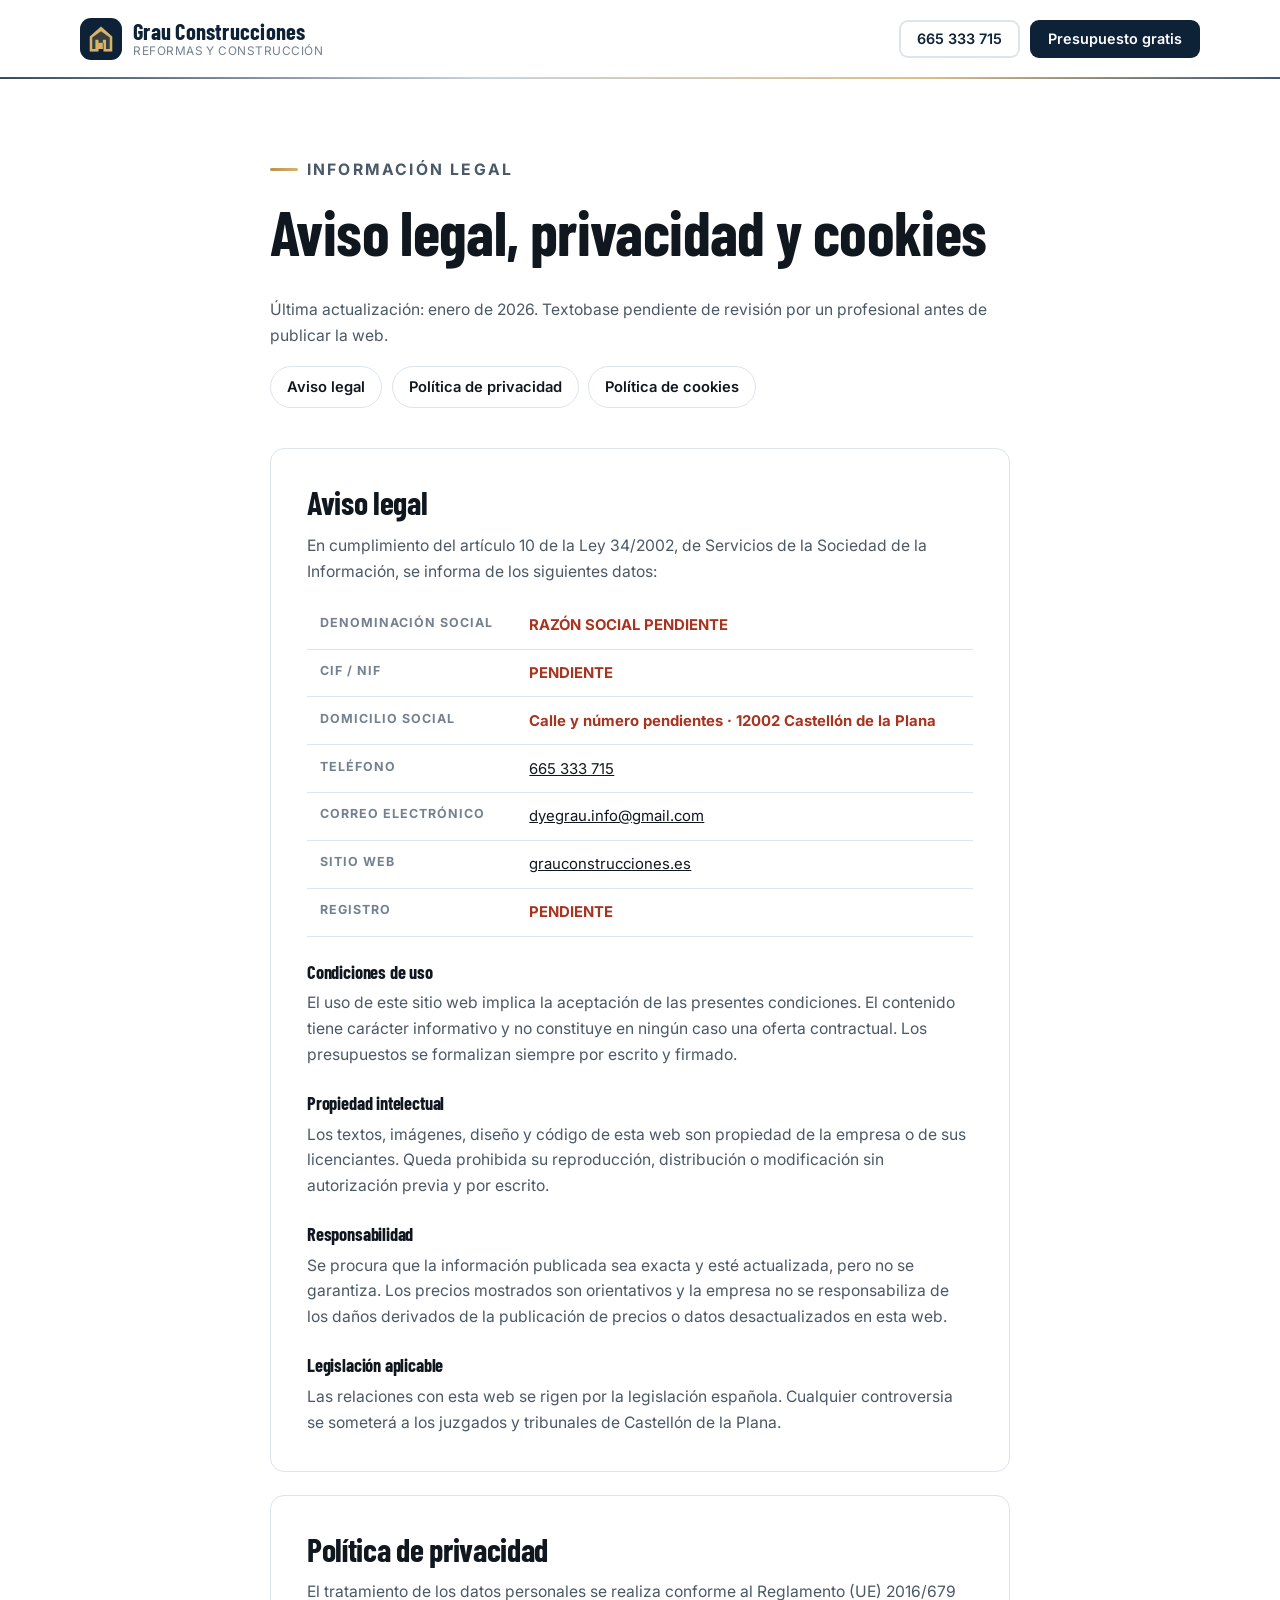
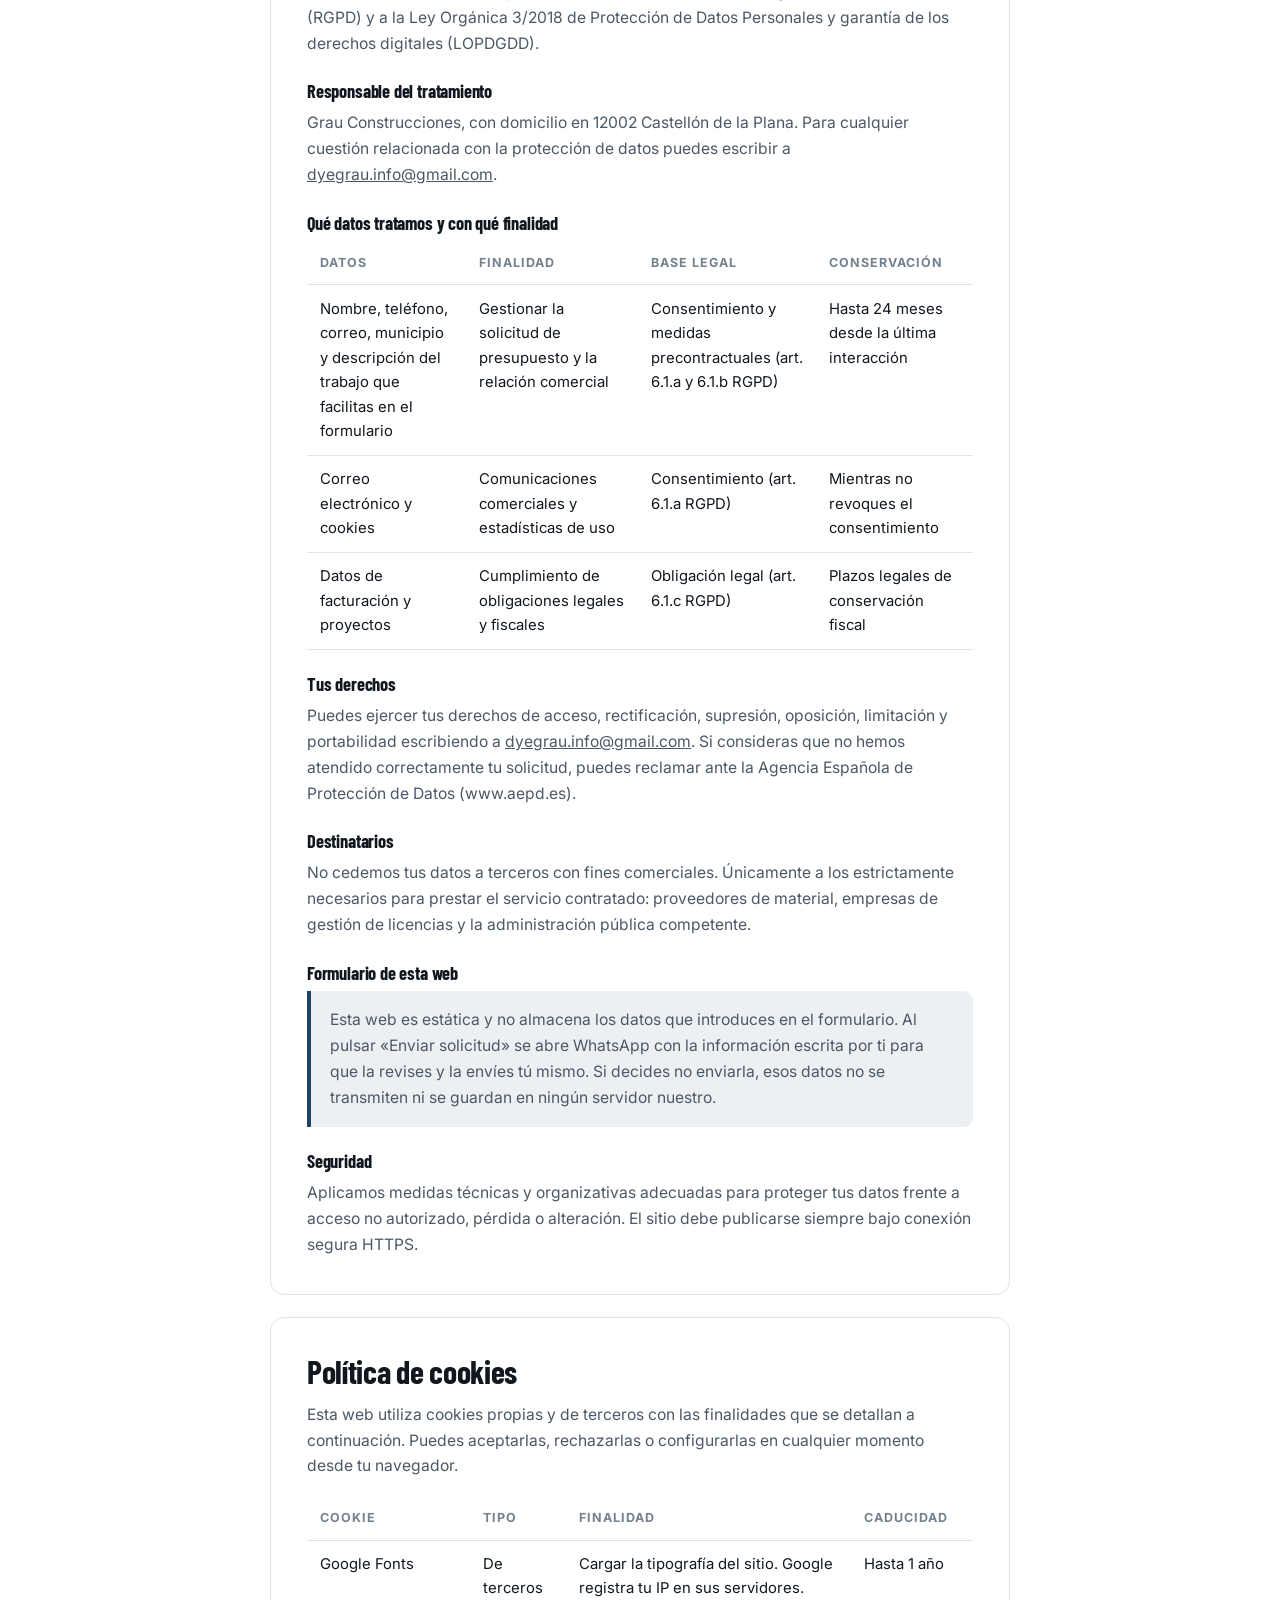
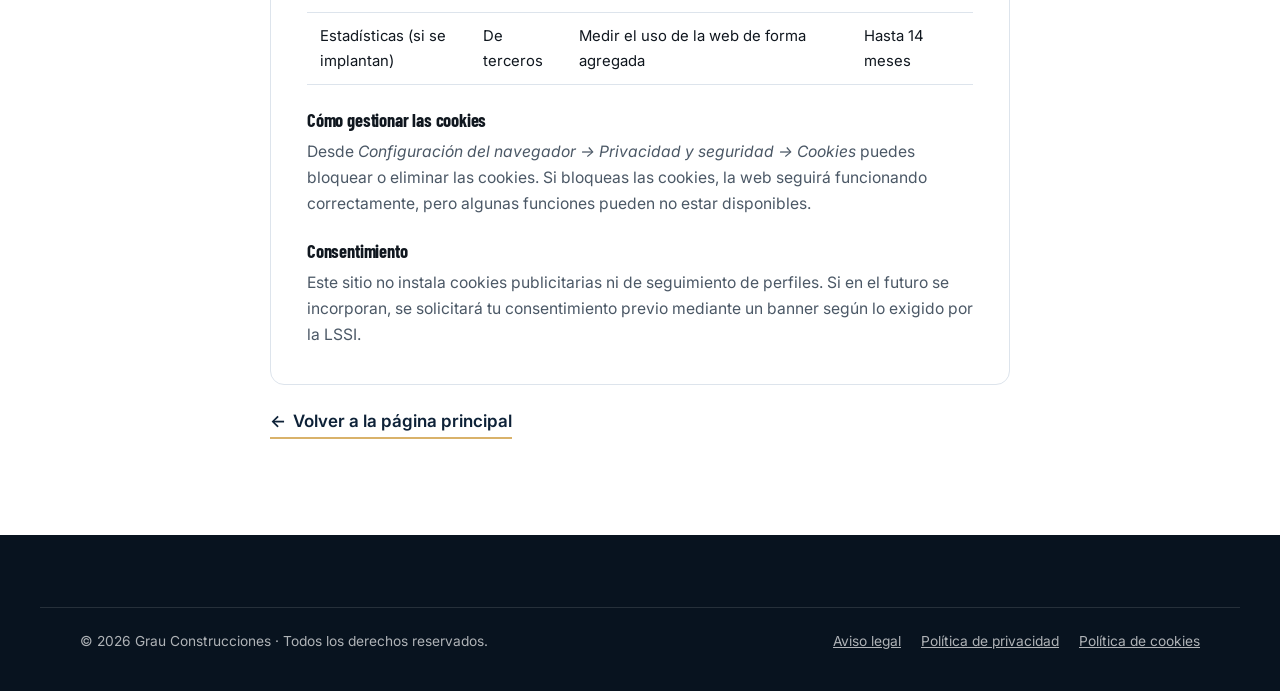
<file: legal.html>
<!DOCTYPE html>
<html lang="es">
<head>
<meta charset="UTF-8">
<meta name="viewport" content="width=device-width, initial-scale=1">
<title>Información legal | Grau Construcciones</title>
<meta name="description" content="Aviso legal, política de privacidad y política de cookies de Grau Construcciones, reformas y obra en Castellón de la Plana.">
<meta name="robots" content="noindex, follow">
<meta name="theme-color" content="#0d2137">
<link rel="icon" href="data:image/svg+xml,%3Csvg xmlns='http://www.w3.org/2000/svg' viewBox='0 0 48 48'%3E%3Crect width='48' height='48' rx='10' fill='%230d2137'/%3E%3Cpath d='M24 8 10 21v19h10v-9h8v9h10V21L24 8Zm0 6.2 10 8.6V36h-4v-8h-4v8h-4v-8h-4v8h-4V22.8L24 14.2Z' fill='%23c3ccd8'/%3E%3C/svg%3E">
<link rel="preconnect" href="https://fonts.googleapis.com">
<link rel="preconnect" href="https://fonts.gstatic.com" crossorigin>
<link href="https://fonts.googleapis.com/css2?family=Barlow+Condensed:wght@500;600;700&family=Inter:wght@400;500;600;700&display=swap" rel="stylesheet">
<link rel="stylesheet" href="css/styles.css">
<style>
  .legal { padding: clamp(2.5rem, 6vw, 4.5rem) 0 clamp(4rem, 8vw, 6rem); }
  .legal__toc { display: flex; flex-wrap: wrap; gap: .6rem; margin-bottom: 2.5rem; }
  .legal__toc a { text-decoration: none; font-weight: 600; font-size: .92rem; padding: .5rem 1rem; border: 1px solid var(--line); border-radius: 100px; background: var(--paper); }
  .legal__toc a:hover { border-color: var(--brand); }
  .legal section { background: var(--paper); border: 1px solid var(--line); border-radius: var(--radius); padding: clamp(1.4rem, 3vw, 2.25rem); margin-bottom: 1.4rem; }
  .legal h2 { font-size: clamp(1.5rem, 2.6vw, 2rem); margin-bottom: .8rem; }
  .legal h3 { font-size: 1.15rem; margin: 1.6rem 0 .5rem; }
  .legal p, .legal li { color: var(--ink-2); font-size: .98rem; }
  .legal ul { list-style: disc; padding-left: 1.3rem; margin: 0 0 1.1rem; }
  .legal table { width: 100%; border-collapse: collapse; margin: 0 0 1.1rem; font-size: .93rem; }
  .legal th, .legal td { text-align: left; padding: .7rem .8rem; border-bottom: 1px solid var(--line); vertical-align: top; }
  .legal th { font-family: var(--font-body); font-size: .78rem; text-transform: uppercase; letter-spacing: .08em; color: var(--ink-3); }
  .legal__note { background: rgba(195, 204, 216, .3); border-left: 4px solid var(--brand-3); padding: 1rem 1.2rem; border-radius: 0 var(--radius-sm) var(--radius-sm) 0; }
  .legal__back { display: inline-flex; align-items: center; gap: .45rem; font-weight: 600; text-decoration: none; color: var(--brand); border-bottom: 2px solid var(--accent); padding-bottom: 2px; }
  .legal__pending { color: #a8341f; font-weight: 700; }
</style>
</head>
<body>

<header class="site-header is-stuck">
  <div class="wrap header__inner">
    <a class="brand" href="index.html" aria-label="Grau Construcciones, ir al inicio">
      <span class="brand__mark" aria-hidden="true">
        <svg viewBox="0 0 48 48" focusable="false">
          <path d="M24 4 6 20v24h14V30h8v14h14V20L24 4Z" fill="currentColor" opacity=".2"/>
          <path d="M24 4 6 20v24h14V30h8v14h14V20L24 4Zm0 7.6L38 21.4V40h-6V25h-5v15h-7v-15h-5v15H10V21.4L24 11.6Z" fill="currentColor"/>
        </svg>
      </span>
      <span class="brand__text"><strong>Grau Construcciones</strong><small>Reformas y construcción</small></span>
    </a>
    <nav class="nav" aria-label="Navegación principal">
      <div class="nav__cta">
        <a class="btn btn--ghost btn--sm" href="tel:+34665333715">665 333 715</a>
        <a class="btn btn--primary btn--sm" href="index.html#contacto">Presupuesto gratis</a>
      </div>
    </nav>
  </div>
</header>

<main class="legal">
  <div class="wrap wrap--narrow">
    <p class="eyebrow">Información legal</p>
    <h1>Aviso legal, privacidad y cookies</h1>
    <p class="lead">Última actualización: enero de 2026. Textobase pendiente de revisión por un profesional antes de publicar la web.</p>

    <nav class="legal__toc" aria-label="Índice legal">
      <a href="#aviso-legal">Aviso legal</a>
      <a href="#privacidad">Política de privacidad</a>
      <a href="#cookies">Política de cookies</a>
    </nav>

    <section id="aviso-legal">
      <h2>Aviso legal</h2>
      <p>En cumplimiento del artículo 10 de la Ley 34/2002, de Servicios de la Sociedad de la Información, se informa de los siguientes datos:</p>
      <table>
        <tbody>
          <tr><th>Denominación social</th><td class="legal__pending">RAZÓN SOCIAL PENDIENTE</td></tr>
          <tr><th>CIF / NIF</th><td class="legal__pending">PENDIENTE</td></tr>
          <tr><th>Domicilio social</th><td class="legal__pending">Calle y número pendientes · 12002 Castellón de la Plana</td></tr>
          <tr><th>Teléfono</th><td><a href="tel:+34665333715">665 333 715</a></td></tr>
          <tr><th>Correo electrónico</th><td><a href="mailto:dyegrau.info@gmail.com">dyegrau.info@gmail.com</a></td></tr>
          <tr><th>Sitio web</th><td><a href="https://grauconstrucciones.es/">grauconstrucciones.es</a></td></tr>
          <tr><th>Registro</th><td class="legal__pending">PENDIENTE</td></tr>
        </tbody>
      </table>

      <h3>Condiciones de uso</h3>
      <p>El uso de este sitio web implica la aceptación de las presentes condiciones. El contenido tiene carácter informativo y no constituye en ningún caso una oferta contractual. Los presupuestos se formalizan siempre por escrito y firmado.</p>

      <h3>Propiedad intelectual</h3>
      <p>Los textos, imágenes, diseño y código de esta web son propiedad de la empresa o de sus licenciantes. Queda prohibida su reproducción, distribución o modificación sin autorización previa y por escrito.</p>

      <h3>Responsabilidad</h3>
      <p>Se procura que la información publicada sea exacta y esté actualizada, pero no se garantiza. Los precios mostrados son orientativos y la empresa no se responsabiliza de los daños derivados de la publicación de precios o datos desactualizados en esta web.</p>

      <h3>Legislación aplicable</h3>
      <p>Las relaciones con esta web se rigen por la legislación española. Cualquier controversia se someterá a los juzgados y tribunales de Castellón de la Plana.</p>
    </section>

    <section id="privacidad">
      <h2>Política de privacidad</h2>
      <p>El tratamiento de los datos personales se realiza conforme al Reglamento (UE) 2016/679 (RGPD) y a la Ley Orgánica 3/2018 de Protección de Datos Personales y garantía de los derechos digitales (LOPDGDD).</p>

      <h3>Responsable del tratamiento</h3>
      <p>Grau Construcciones, con domicilio en 12002 Castellón de la Plana. Para cualquier cuestión relacionada con la protección de datos puedes escribir a <a href="mailto:dyegrau.info@gmail.com">dyegrau.info@gmail.com</a>.</p>

      <h3>Qué datos tratamos y con qué finalidad</h3>
      <table>
        <thead>
          <tr><th>Datos</th><th>Finalidad</th><th>Base legal</th><th>Conservación</th></tr>
        </thead>
        <tbody>
          <tr><td>Nombre, teléfono, correo, municipio y descripción del trabajo que facilitas en el formulario</td><td>Gestionar la solicitud de presupuesto y la relación comercial</td><td>Consentimiento y medidas precontractuales (art. 6.1.a y 6.1.b RGPD)</td><td>Hasta 24 meses desde la última interacción</td></tr>
          <tr><td>Correo electrónico y cookies</td><td>Comunicaciones comerciales y estadísticas de uso</td><td>Consentimiento (art. 6.1.a RGPD)</td><td>Mientras no revoques el consentimiento</td></tr>
          <tr><td>Datos de facturación y proyectos</td><td>Cumplimiento de obligaciones legales y fiscales</td><td>Obligación legal (art. 6.1.c RGPD)</td><td>Plazos legales de conservación fiscal</td></tr>
        </tbody>
      </table>

      <h3>Tus derechos</h3>
      <p>Puedes ejercer tus derechos de acceso, rectificación, supresión, oposición, limitación y portabilidad escribiendo a <a href="mailto:dyegrau.info@gmail.com">dyegrau.info@gmail.com</a>. Si consideras que no hemos atendido correctamente tu solicitud, puedes reclamar ante la Agencia Española de Protección de Datos (www.aepd.es).</p>

      <h3>Destinatarios</h3>
      <p>No cedemos tus datos a terceros con fines comerciales. Únicamente a los estrictamente necesarios para prestar el servicio contratado: proveedores de material, empresas de gestión de licencias y la administración pública competente.</p>

      <h3>Formulario de esta web</h3>
      <div class="legal__note">
        <p>Esta web es estática y no almacena los datos que introduces en el formulario. Al pulsar «Enviar solicitud» se abre WhatsApp con la información escrita por ti para que la revises y la envíes tú mismo. Si decides no enviarla, esos datos no se transmiten ni se guardan en ningún servidor nuestro.</p>
      </div>

      <h3>Seguridad</h3>
      <p>Aplicamos medidas técnicas y organizativas adecuadas para proteger tus datos frente a acceso no autorizado, pérdida o alteración. El sitio debe publicarse siempre bajo conexión segura HTTPS.</p>
    </section>

    <section id="cookies">
      <h2>Política de cookies</h2>
      <p>Esta web utiliza cookies propias y de terceros con las finalidades que se detallan a continuación. Puedes aceptarlas, rechazarlas o configurarlas en cualquier momento desde tu navegador.</p>

      <table>
        <thead>
          <tr><th>Cookie</th><th>Tipo</th><th>Finalidad</th><th>Caducidad</th></tr>
        </thead>
        <tbody>
          <tr><td>Google Fonts</td><td>De terceros</td><td>Cargar la tipografía del sitio. Google registra tu IP en sus servidores.</td><td>Hasta 1 año</td></tr>
          <tr><td>Estadísticas (si se implantan)</td><td>De terceros</td><td>Medir el uso de la web de forma agregada</td><td>Hasta 14 meses</td></tr>
        </tbody>
      </table>

      <h3>Cómo gestionar las cookies</h3>
      <p>Desde <em>Configuración del navegador → Privacidad y seguridad → Cookies</em> puedes bloquear o eliminar las cookies. Si bloqueas las cookies, la web seguirá funcionando correctamente, pero algunas funciones pueden no estar disponibles.</p>

      <h3>Consentimiento</h3>
      <p>Este sitio no instala cookies publicitarias ni de seguimiento de perfiles. Si en el futuro se incorporan, se solicitará tu consentimiento previo mediante un banner según lo exigido por la LSSI.</p>
    </section>

    <a class="legal__back" href="index.html"><span aria-hidden="true">←</span> Volver a la página principal</a>
  </div>
</main>

<footer class="site-footer">
  <div class="wrap footer__bottom" style="margin-top:0">
    <p>© <span data-year>2026</span> Grau Construcciones · Todos los derechos reservados.</p>
    <ul class="footer__legal">
      <li><a href="legal.html#aviso-legal">Aviso legal</a></li>
      <li><a href="legal.html#privacidad">Política de privacidad</a></li>
      <li><a href="legal.html#cookies">Política de cookies</a></li>
    </ul>
  </div>
</footer>

<script src="js/main.js" defer></script>
</body>
</html>
</file>
<file: css/styles.css>
:root {
  --brand: #0d2137;
  --brand-2: #16324e;
  --brand-3: #1f4265;
  --ink: #10171f;
  --ink-2: #4b5866;
  --ink-3: #74818f;
  --paper: #ffffff;
  --sand: #f2f5f8;
  --sand-2: #e4eaf0;
  --line: #dde4ec;
  --silver: #c3ccd8;
  --silver-2: #e8edf3;
  --accent: #d9b26a;
  --accent-dark: #b8934a;
  --wa: #25d366;
  --wa-dark: #1da851;
  --radius: 14px;
  --radius-sm: 9px;
  --shadow-sm: 0 1px 2px rgba(13, 33, 55, .06), 0 2px 8px rgba(13, 33, 55, .05);
  --shadow: 0 10px 30px rgba(13, 33, 55, .10);
  --shadow-lg: 0 24px 60px rgba(13, 33, 55, .18);
  --wrap: 1200px;
  --header-h: 78px;
  --font-body: "Inter", system-ui, -apple-system, "Segoe UI", Roboto, sans-serif;
  --font-display: "Barlow Condensed", "Inter", system-ui, sans-serif;
}

*,
*::before,
*::after { box-sizing: border-box; }

html { -webkit-text-size-adjust: 100%; scroll-behavior: smooth; }

body {
  margin: 0;
  background: var(--paper);
  color: var(--ink);
  font-family: var(--font-body);
  font-size: 17px;
  line-height: 1.65;
  -webkit-font-smoothing: antialiased;
  overflow-x: hidden;
}

body.is-locked { overflow: hidden; }

img { max-width: 100%; display: block; }
ul, ol { margin: 0; padding: 0; list-style: none; }
a { color: inherit; }

h1, h2, h3 {
  font-family: var(--font-display);
  font-weight: 700;
  line-height: 1.08;
  letter-spacing: -.01em;
  margin: 0 0 .5em;
  text-wrap: balance;
}

h1 { font-size: clamp(2.3rem, 5.2vw, 3.9rem); }
h2 { font-size: clamp(1.9rem, 3.6vw, 2.85rem); }
h3 { font-size: 1.32rem; }

p { margin: 0 0 1.1em; }
p:last-child { margin-bottom: 0; }

:focus-visible {
  outline: 3px solid var(--accent);
  outline-offset: 3px;
  border-radius: 4px;
}

.skip-link {
  position: absolute;
  left: 1rem;
  top: -100px;
  z-index: 200;
  background: var(--brand);
  color: #fff;
  padding: .75rem 1.25rem;
  border-radius: 0 0 var(--radius-sm) var(--radius-sm);
  text-decoration: none;
  font-weight: 600;
  transition: top .2s;
}
.skip-link:focus { top: 0; }

.wrap {
  width: 100%;
  max-width: var(--wrap);
  margin-inline: auto;
  padding-inline: clamp(1.15rem, 4vw, 2.5rem);
}
.wrap--narrow { max-width: 820px; }

.ico { font-style: normal; line-height: 1; }
.lead { font-size: 1.09rem; color: var(--ink-2); }

.eyebrow {
  display: inline-flex;
  align-items: center;
  gap: .55rem;
  font-size: .78rem;
  font-weight: 700;
  letter-spacing: .14em;
  text-transform: uppercase;
  color: var(--brand-3);
  margin: 0 0 1rem;
}
.eyebrow::before {
  content: "";
  width: 28px;
  height: 3px;
  border-radius: 2px;
  background: linear-gradient(90deg, var(--accent-dark), var(--accent));
}

.section { padding: clamp(4rem, 8vw, 7rem) 0; }
.section--sand { background: var(--sand); }
.section--dark { background: var(--brand); color: #fff; }
.section--dark h2, .section--dark h3 { color: #fff; }
.section--dark .lead { color: rgba(255, 255, 255, .72); }
.section--dark .eyebrow { color: var(--accent); }
.section--contact { background: var(--sand); }

.section__head { max-width: 720px; margin: 0 0 clamp(2.5rem, 5vw, 3.75rem); }
.section__head--light { color: #fff; }

.btn {
  --btn-bg: var(--brand);
  --btn-fg: #fff;
  display: inline-flex;
  align-items: center;
  justify-content: center;
  gap: .55rem;
  padding: .82rem 1.5rem;
  border: 2px solid transparent;
  border-radius: var(--radius-sm);
  background: var(--btn-bg);
  color: var(--btn-fg);
  font: inherit;
  font-weight: 600;
  font-size: .97rem;
  line-height: 1.2;
  text-decoration: none;
  cursor: pointer;
  transition: transform .16s ease, background-color .16s ease, border-color .16s ease, box-shadow .16s ease;
}
.btn:hover { transform: translateY(-2px); box-shadow: var(--shadow); }
.btn:active { transform: translateY(0); }

.btn--primary { --btn-bg: var(--brand); --btn-fg: #fff; }
.btn--primary:hover { --btn-bg: var(--brand-2); }

.btn--accent { --btn-bg: var(--accent); --btn-fg: #24170a; }
.btn--accent:hover { --btn-bg: var(--accent-dark); --btn-fg: #fff; }

.btn--wa { --btn-bg: var(--wa); --btn-fg: #06301a; }
.btn--wa:hover { --btn-bg: var(--wa-dark); --btn-fg: #fff; }
.btn--wa svg { width: 20px; height: 20px; }

.btn--ghost {
  --btn-bg: transparent;
  --btn-fg: var(--brand);
  border-color: var(--line);
}
.btn--ghost:hover { border-color: var(--brand); }

.btn--outline-light { --btn-bg: transparent; --btn-fg: #fff; border-color: rgba(255, 255, 255, .5); }
.btn--outline-light:hover { --btn-bg: #fff; --btn-fg: var(--brand); }

.btn--lg { padding: 1.02rem 1.85rem; font-size: 1.03rem; }
.btn--sm { padding: .55rem 1rem; font-size: .9rem; }
.btn--block { width: 100%; }

.link-arrow {
  display: inline-flex;
  align-items: center;
  gap: .45rem;
  font-weight: 600;
  color: var(--brand);
  text-decoration: none;
  border-bottom: 2px solid var(--accent);
  padding-bottom: 2px;
}
.link-arrow:hover { color: var(--accent-dark); }

.topbar {
  background: var(--brand);
  color: rgba(255, 255, 255, .82);
  font-size: .82rem;
}
.topbar__inner { display: flex; justify-content: space-between; gap: 1rem; padding-block: .5rem; }
.topbar__item { display: flex; align-items: center; gap: .45rem; margin: 0; }

.site-header {
  position: sticky;
  top: 0;
  z-index: 100;
  background: rgba(255, 255, 255, .94);
  backdrop-filter: blur(10px);
  border-bottom: 1px solid var(--line);
  transition: box-shadow .25s;
}
.site-header::after {
  content: "";
  position: absolute;
  inset: auto 0 -1px 0;
  height: 2px;
  background: linear-gradient(90deg, var(--brand) 0%, var(--silver) 38%, var(--accent) 72%, var(--brand-2) 100%);
  opacity: .8;
}
.site-header.is-stuck { box-shadow: var(--shadow-sm); }

.header__inner { display: flex; align-items: center; gap: 1.5rem; min-height: var(--header-h); }

.brand { display: inline-flex; align-items: center; gap: .7rem; text-decoration: none; color: var(--brand); }
.brand__mark { width: 42px; height: 42px; display: grid; place-items: center; border-radius: 11px; background: var(--brand); color: var(--accent); flex: none; }
.brand__mark svg { width: 30px; height: 30px; }
.brand__text { display: flex; flex-direction: column; line-height: 1.15; }
.brand__text strong { font-family: var(--font-display); font-size: 1.4rem; letter-spacing: .01em; }
.brand__text small { font-size: .74rem; color: var(--ink-3); letter-spacing: .04em; text-transform: uppercase; }

.nav { margin-left: auto; display: flex; align-items: center; gap: 1.75rem; }
.nav__list { display: flex; align-items: center; gap: 1.35rem; }
.nav__list a {
  position: relative;
  font-size: .93rem;
  font-weight: 500;
  color: var(--ink-2);
  text-decoration: none;
  padding-block: .3rem;
}
.nav__list a::after {
  content: "";
  position: absolute;
  left: 0; right: 100%; bottom: 0;
  height: 2px;
  background: var(--accent);
  transition: right .2s ease;
}
.nav__list a:hover { color: var(--brand); }
.nav__list a:hover::after,
.nav__list a.is-active::after { right: 0; }
.nav__list a.is-active { color: var(--brand); font-weight: 600; }
.nav__cta { display: flex; align-items: center; gap: .6rem; }

.nav-toggle {
  display: none;
  margin-left: auto;
  width: 46px; height: 42px;
  border: 1px solid var(--line);
  border-radius: var(--radius-sm);
  background: var(--paper);
  cursor: pointer;
  padding: 0 11px;
}
.nav-toggle span {
  display: block;
  height: 2px;
  background: var(--brand);
  border-radius: 2px;
  transition: transform .22s ease, opacity .22s ease;
}
.nav-toggle span + span { margin-top: 5px; }
.nav-toggle[aria-expanded="true"] span:nth-child(1) { transform: translateY(7px) rotate(45deg); }
.nav-toggle[aria-expanded="true"] span:nth-child(2) { opacity: 0; }
.nav-toggle[aria-expanded="true"] span:nth-child(3) { transform: translateY(-7px) rotate(-45deg); }

.hero {
  position: relative;
  padding: clamp(3rem, 7vw, 6rem) 0 clamp(3.5rem, 7vw, 6rem);
  background:
    radial-gradient(1100px 520px at 88% -12%, rgba(31, 66, 101, .12), transparent 62%),
    linear-gradient(180deg, #fff 0%, var(--sand) 100%);
  overflow: hidden;
}
.hero::after {
  content: "";
  position: absolute;
  inset: 0;
  background-image: repeating-linear-gradient(90deg, rgba(13, 33, 55, .05) 0 1px, transparent 1px 64px);
  opacity: .45;
  pointer-events: none;
}
.hero__inner {
  position: relative;
  z-index: 1;
  display: grid;
  grid-template-columns: 1.08fr .92fr;
  gap: clamp(2rem, 5vw, 4rem);
  align-items: center;
}
.hero__content h1 { margin-bottom: .55em; }
.hero__content .lead { max-width: 34em; }
.hero__actions { display: flex; flex-wrap: wrap; gap: .8rem; margin: 2rem 0 2.25rem; }

.hero__badges {
  display: flex;
  flex-wrap: wrap;
  gap: .6rem 1.6rem;
  padding-top: 1.5rem;
  border-top: 1px solid var(--line);
  font-size: .92rem;
  color: var(--ink-2);
}
.hero__badges li { display: flex; align-items: baseline; gap: .4rem; }
.hero__badges strong { font-family: var(--font-display); font-size: 1.7rem; color: var(--brand); }

.hero__card {
  position: relative;
  background: var(--paper);
  border: 1px solid var(--line);
  border-radius: var(--radius);
  box-shadow: var(--shadow-lg);
  overflow: hidden;
}
.hero__card::before {
  content: "";
  position: absolute;
  inset: 0 0 auto 0;
  height: 3px;
  z-index: 2;
  background: linear-gradient(90deg, var(--brand) 0%, var(--silver) 45%, var(--accent) 100%);
}
.hero__photo {
  display: block;
  width: 100%;
  aspect-ratio: 4 / 3;
  object-fit: cover;
  background: var(--sand-2);
}
.hero__quote { padding: 1.35rem 1.5rem 1.5rem; }
.hero__quote p { font-size: 1.02rem; color: var(--ink); margin-bottom: .5rem; }
.hero__quote cite { font-style: normal; font-size: .87rem; color: var(--ink-3); }

.trust { background: var(--paper); padding: clamp(2.5rem, 5vw, 4rem) 0; border-bottom: 1px solid var(--line); }
.trust__grid { display: grid; grid-template-columns: repeat(4, 1fr); gap: 1.5rem; }
.trust__grid li { display: flex; gap: .9rem; align-items: flex-start; }
.trust__ico {
  flex: none;
  width: 46px; height: 46px;
  display: grid; place-items: center;
  font-size: 1.3rem;
  background: rgba(195, 204, 216, .45);
  border-radius: 11px;
}
.trust__grid h3 { font-size: 1.12rem; margin-bottom: .3rem; }
.trust__grid p { font-size: .93rem; color: var(--ink-2); margin: 0; }

.cards { display: grid; grid-template-columns: repeat(3, 1fr); gap: 1.4rem; }
.card {
  position: relative;
  background: var(--paper);
  border: 1px solid var(--line);
  border-radius: var(--radius);
  padding: 1.9rem 1.7rem;
  transition: transform .2s ease, box-shadow .2s ease, border-color .2s ease;
}
.card:hover { transform: translateY(-4px); box-shadow: var(--shadow); border-color: #d3ccc0; }
.card--accent { background: var(--brand); border-color: var(--brand); color: rgba(255, 255, 255, .8); }
.card--accent h3 { color: #fff; }
.card--accent .card__ico { background: rgba(217, 178, 106, .18); }
.card--accent .card__list li { color: rgba(255, 255, 255, .82); border-color: rgba(255, 255, 255, .14); }

.card__ico {
  width: 52px; height: 52px;
  display: grid; place-items: center;
  font-size: 1.5rem;
  background: var(--sand-2);
  border-radius: 12px;
  margin-bottom: 1.1rem;
}
.card p { font-size: .95rem; color: var(--ink-2); }
.card--accent p { color: rgba(255, 255, 255, .74); }
.card__list { margin-top: 1.15rem; display: grid; gap: .5rem; }
.card__list li {
  position: relative;
  padding-left: 1.35rem;
  font-size: .92rem;
  color: var(--ink-2);
}
.card__list li::before {
  content: "";
  position: absolute;
  left: 0; top: .55em;
  width: 8px; height: 8px;
  border-radius: 2px;
  background: var(--accent);
  transform: rotate(45deg);
}

.split { display: grid; grid-template-columns: .95fr 1.05fr; gap: clamp(2rem, 5vw, 4.5rem); align-items: center; }
.split__photo {
  position: relative;
  aspect-ratio: 4 / 5;
  border-radius: var(--radius);
  overflow: hidden;
  background: var(--sand-2);
  box-shadow: var(--shadow);
}
.split__photo img { width: 100%; height: 100%; object-fit: cover; display: block; }
.split__badge {
  position: absolute;
  right: -14px; bottom: 28px;
  background: var(--paper);
  border-radius: var(--radius-sm);
  box-shadow: var(--shadow);
  padding: .85rem 1.1rem;
  display: flex;
  align-items: center;
  gap: .6rem;
  font-size: .85rem;
  color: var(--ink-2);
  max-width: 210px;
  line-height: 1.35;
}
.split__badge strong { font-family: var(--font-display); font-size: 2.1rem; color: var(--accent-dark); line-height: 1; }

.split__content > p { color: var(--ink-2); }

.ticks { display: grid; gap: .7rem; margin: 1.6rem 0 2rem; }
.ticks li { position: relative; padding-left: 2rem; font-weight: 500; }
.ticks li::before {
  content: "";
  position: absolute;
  left: 0; top: .2em;
  width: 26px; height: 26px;
  border-radius: 50%;
  background: var(--accent);
  -webkit-mask: url("data:image/svg+xml,%3Csvg xmlns='http://www.w3.org/2000/svg' viewBox='0 0 24 24'%3E%3Cpath fill='%23000' d='M9.6 16.6 5 12l-1.4 1.4 6 6L21 8l-1.4-1.4z'/%3E%3C/svg%3E") center / 18px no-repeat;
  mask: url("data:image/svg+xml,%3Csvg xmlns='http://www.w3.org/2000/svg' viewBox='0 0 24 24'%3E%3Cpath fill='%23000' d='M9.6 16.6 5 12l-1.4 1.4 6 6L21 8l-1.4-1.4z'/%3E%3C/svg%3E") center / 18px no-repeat;
}

.signature { display: flex; flex-wrap: wrap; align-items: center; gap: 1.4rem; }

.work { display: grid; grid-template-columns: repeat(3, 1fr); gap: 1.4rem; }
.work__item { margin: 0; }
.work__media {
  position: relative;
  display: block;
  width: 100%;
  aspect-ratio: 4 / 3;
  padding: 0;
  border: 0;
  border-radius: var(--radius);
  overflow: hidden;
  cursor: zoom-in;
  background:
    linear-gradient(150deg, rgba(13, 33, 55, .3), rgba(13, 33, 55, .68)),
    repeating-linear-gradient(45deg, var(--silver-2) 0 18px, var(--sand-2) 18px 36px);
  transition: transform .2s ease, box-shadow .2s ease;
}
.work__media:hover { transform: translateY(-4px); box-shadow: var(--shadow); }
.work__media img { width: 100%; height: 100%; object-fit: cover; }
.work__media.has-img { background: var(--sand-2); }
.work__media:not(.has-img) img { display: none; }
.work__label {
  position: absolute;
  left: 1rem; bottom: 1rem;
  padding: .4rem .85rem;
  border-radius: 100px;
  background: rgba(13, 33, 55, .78);
  color: #fff;
  font-size: .78rem;
  font-weight: 600;
  letter-spacing: .04em;
  backdrop-filter: blur(4px);
  pointer-events: none;
}
.work__item figcaption { display: grid; gap: .15rem; padding: .95rem .25rem 0; }
.work__item figcaption strong { font-family: var(--font-display); font-size: 1.16rem; }
.work__item figcaption span { font-size: .86rem; color: var(--ink-3); }

.steps { display: grid; grid-template-columns: repeat(3, 1fr); gap: 1.4rem; counter-reset: step; }
.step {
  position: relative;
  padding: 2rem 1.6rem 1.7rem;
  background: rgba(255, 255, 255, .05);
  border: 1px solid rgba(255, 255, 255, .12);
  border-radius: var(--radius);
}
.step__num {
  display: block;
  font-family: var(--font-display);
  font-size: 2.6rem;
  line-height: 1;
  color: var(--accent);
  margin-bottom: .6rem;
}
.step h3 { font-size: 1.2rem; margin-bottom: .45rem; }
.step p { font-size: .94rem; color: rgba(255, 255, 255, .7); margin: 0; }

.zones { display: flex; flex-wrap: wrap; gap: .7rem; }
.zones li {
  padding: .6rem 1.15rem;
  background: var(--paper);
  border: 1px solid var(--line);
  border-radius: 100px;
  font-size: .95rem;
  font-weight: 500;
}
.zones li:first-child { background: var(--brand); border-color: var(--brand); color: #fff; }

.quotes { display: grid; grid-template-columns: repeat(3, 1fr); gap: 1.4rem; }
.quote {
  margin: 0;
  padding: 1.9rem 1.7rem;
  background: var(--paper);
  border: 1px solid var(--line);
  border-radius: var(--radius);
  display: flex;
  flex-direction: column;
  gap: .9rem;
}
.quote__stars { color: var(--accent); letter-spacing: .1em; font-size: 1.05rem; }
.quote p { font-size: 1rem; color: var(--ink-2); flex: 1; }
.quote footer { font-size: .88rem; font-weight: 600; color: var(--brand); }

.faq { display: grid; gap: .7rem; }
.faq details {
  background: var(--paper);
  border: 1px solid var(--line);
  border-radius: var(--radius-sm);
  overflow: hidden;
}
.faq summary {
  position: relative;
  padding: 1.1rem 3rem 1.1rem 1.3rem;
  font-family: var(--font-display);
  font-size: 1.18rem;
  font-weight: 600;
  cursor: pointer;
  list-style: none;
}
.faq summary::-webkit-details-marker { display: none; }
.faq summary::after {
  content: "";
  position: absolute;
  right: 1.3rem; top: 50%;
  width: 11px; height: 11px;
  margin-top: -6px;
  border-right: 2px solid var(--accent-dark);
  border-bottom: 2px solid var(--accent-dark);
  transform: rotate(45deg);
  transition: transform .2s ease;
}
.faq details[open] summary::after { transform: rotate(-135deg); margin-top: -2px; }
.faq details[open] summary { background: var(--sand); }
.faq details p { padding: 0 1.3rem 1.25rem; color: var(--ink-2); font-size: .98rem; }

.split--contact { grid-template-columns: 1fr 1fr; align-items: start; }

.contact-list { display: grid; gap: 1.1rem; margin-top: 2rem; }
.contact-list li { display: flex; gap: .9rem; align-items: flex-start; }
.contact-list__ico {
  flex: none;
  width: 44px; height: 44px;
  display: grid; place-items: center;
  font-size: 1.2rem;
  background: var(--paper);
  border: 1px solid var(--line);
  border-radius: 11px;
}
.contact-list div { display: grid; gap: .1rem; }
.contact-list strong { font-size: .8rem; text-transform: uppercase; letter-spacing: .1em; color: var(--ink-3); }
.contact-list a, .contact-list span { font-weight: 600; color: var(--brand); text-decoration: none; font-size: 1.05rem; }
.contact-list a:hover { color: var(--accent-dark); text-decoration: underline; }
.contact-list small { font-size: .86rem; color: var(--ink-3); }

.form {
  background: var(--paper);
  border: 1px solid var(--line);
  border-radius: var(--radius);
  padding: clamp(1.5rem, 3vw, 2.25rem);
  box-shadow: var(--shadow);
}
.form h3 { font-size: 1.6rem; margin-bottom: 1.4rem; }
.field { display: grid; gap: .35rem; margin-bottom: 1.05rem; }
.field label { font-size: .87rem; font-weight: 600; color: var(--ink-2); }
.field label span { color: var(--accent-dark); }
.field input,
.field select,
.field textarea {
  width: 100%;
  padding: .78rem .9rem;
  border: 1px solid var(--line);
  border-radius: var(--radius-sm);
  background: #fcfbf9;
  font: inherit;
  font-size: .97rem;
  color: var(--ink);
  transition: border-color .16s, box-shadow .16s, background-color .16s;
}
.field textarea { resize: vertical; min-height: 108px; }
.field input:focus,
.field select:focus,
.field textarea:focus {
  outline: none;
  border-color: var(--brand);
  background: var(--paper);
  box-shadow: 0 0 0 3px rgba(13, 33, 55, .1);
}
.field.is-invalid input,
.field.is-invalid select { border-color: #c62828; background: #fdf6f6; }
.field__error { margin: 0; font-size: .84rem; color: #c62828; font-weight: 500; }

.checkbox { display: flex; gap: .65rem; align-items: flex-start; font-size: .89rem; color: var(--ink-2); margin: .3rem 0 1.2rem; cursor: pointer; }
.checkbox input { width: 20px; height: 20px; margin: 2px 0 0; accent-color: var(--brand); flex: none; }
.checkbox a { color: var(--brand); font-weight: 600; }

.form__note { font-size: .82rem; color: var(--ink-3); margin: .9rem 0 0; }
.form__status { margin: .9rem 0 0; font-weight: 600; font-size: .95rem; }
.form__status.is-ok { color: #1b7a3d; }
.form__status.is-error { color: #c62828; }
.form.is-sending { opacity: .65; pointer-events: none; }

.cta-band { background: var(--brand); color: #fff; padding: clamp(2.75rem, 5vw, 4rem) 0; }
.cta-band__inner { display: flex; flex-wrap: wrap; align-items: center; justify-content: space-between; gap: 1.75rem; }
.cta-band h2 { color: #fff; margin-bottom: .25rem; }
.cta-band p { color: rgba(255, 255, 255, .72); margin: 0; }
.cta-band__actions { display: flex; flex-wrap: wrap; gap: .8rem; }

.site-footer { background: #08131f; color: rgba(255, 255, 255, .68); padding: clamp(3rem, 6vw, 4.5rem) 0 1.5rem; font-size: .93rem; }
.footer__grid { display: grid; grid-template-columns: 1.6fr 1fr 1fr 1.15fr; gap: 2.25rem; }
.brand--footer { color: #fff; margin-bottom: 1.1rem; }
.brand--footer .brand__mark { background: rgba(255, 255, 255, .1); }
.brand--footer .brand__text small { color: rgba(255, 255, 255, .5); }
.footer__about { max-width: 40ch; }
.footer__title { font-size: .82rem; letter-spacing: .13em; text-transform: uppercase; color: #fff; margin-bottom: 1rem; font-family: var(--font-body); font-weight: 700; }
.footer__grid ul { display: grid; gap: .5rem; }
.footer__grid a { color: rgba(255, 255, 255, .68); text-decoration: none; }
.footer__grid a:hover { color: var(--accent); }
.footer__contact li { line-height: 1.5; }
.footer__bottom {
  display: flex;
  flex-wrap: wrap;
  justify-content: space-between;
  gap: 1rem;
  margin-top: 3rem;
  padding-top: 1.35rem;
  border-top: 1px solid rgba(255, 255, 255, .12);
  font-size: .86rem;
}
.footer__legal { display: flex; flex-wrap: wrap; gap: 1.25rem; }

.wa-float {
  position: fixed;
  right: clamp(1rem, 3vw, 1.75rem);
  bottom: clamp(1rem, 3vw, 1.75rem);
  z-index: 90;
  display: inline-flex;
  align-items: center;
  gap: .6rem;
  background: var(--wa);
  color: #06301a;
  font-weight: 600;
  font-size: .93rem;
  text-decoration: none;
  padding: .8rem 1.15rem;
  border-radius: 100px;
  box-shadow: 0 10px 26px rgba(37, 211, 102, .38);
  transition: transform .18s ease, background-color .18s ease;
}
.wa-float svg { width: 24px; height: 24px; flex: none; }
.wa-float:hover { transform: translateY(-3px) scale(1.02); background: var(--wa-dark); color: #fff; }

.lightbox {
  position: fixed;
  inset: 0;
  z-index: 150;
  display: grid;
  place-items: center;
  padding: clamp(1rem, 4vw, 3rem);
  background: rgba(12, 16, 21, .92);
  backdrop-filter: blur(4px);
}
.lightbox[hidden] { display: none; }
.lightbox__close {
  position: absolute;
  top: clamp(.75rem, 3vw, 1.75rem);
  right: clamp(.75rem, 3vw, 1.75rem);
  width: 46px; height: 46px;
  display: grid; place-items: center;
  font-size: 1.9rem;
  line-height: 1;
  color: #fff;
  background: rgba(255, 255, 255, .12);
  border: 0;
  border-radius: 50%;
  cursor: pointer;
  transition: background-color .16s;
}
.lightbox__close:hover { background: rgba(255, 255, 255, .26); }
.lightbox__figure { margin: 0; display: grid; gap: 1rem; justify-items: center; }
.lightbox__frame {
  position: relative;
  width: min(1000px, 100%);
  aspect-ratio: 4 / 3;
  max-height: 74vh;
  border-radius: var(--radius);
  overflow: hidden;
  background:
    linear-gradient(150deg, rgba(195, 204, 216, .2), rgba(13, 33, 55, .55)),
    repeating-linear-gradient(45deg, #c6ced8 0 20px, #b6c0cd 20px 40px);
  display: grid;
  place-items: center;
}
.lightbox__frame img { width: 100%; height: 100%; object-fit: contain; }
.lightbox__label { color: rgba(255, 255, 255, .85); font-size: 1rem; letter-spacing: .06em; text-transform: uppercase; }
.lightbox__caption { color: #fff; font-size: 1.05rem; text-align: center; }
body.is-locked .lightbox { overflow: auto; }

.reveal { opacity: 0; transform: translateY(22px); }
.reveal.is-in { opacity: 1; transform: none; transition: opacity .6s ease, transform .6s ease; }

@media (prefers-reduced-motion: reduce) {
  html { scroll-behavior: auto; }
  *, *::before, *::after { animation-duration: .001ms !important; transition-duration: .001ms !important; }
  .reveal { opacity: 1; transform: none; }
}

@media (max-width: 1080px) {
  .nav__list { gap: 1rem; }
  .nav__list a { font-size: .88rem; }
  .hero__inner { grid-template-columns: 1fr; }
  .hero__media { max-width: 560px; }
  .trust__grid { grid-template-columns: repeat(2, 1fr); gap: 1.75rem; }
  .cards, .work, .steps, .quotes { grid-template-columns: repeat(2, 1fr); }
  .footer__grid { grid-template-columns: repeat(2, 1fr); gap: 2rem; }
}

@media (max-width: 900px) {
  :root { --header-h: 68px; }
  .topbar { display: none; }
  .nav-toggle { display: block; }
  .nav {
    position: fixed;
    inset: var(--header-h) 0 auto 0;
    flex-direction: column;
    align-items: stretch;
    gap: 0;
    padding: 1.25rem clamp(1.15rem, 4vw, 2.5rem) 1.75rem;
    background: var(--paper);
    border-bottom: 1px solid var(--line);
    box-shadow: var(--shadow);
    max-height: calc(100dvh - var(--header-h));
    overflow-y: auto;
    transform: translateY(-12px);
    opacity: 0;
    visibility: hidden;
    transition: opacity .2s ease, transform .2s ease, visibility .2s;
  }
  .nav.is-open { opacity: 1; transform: none; visibility: visible; }
  .nav__list { flex-direction: column; align-items: stretch; gap: 0; }
  .nav__list a { display: block; padding: .85rem 0; font-size: 1.02rem; border-bottom: 1px solid var(--line); }
  .nav__list a::after { display: none; }
  .nav__cta { flex-direction: column; align-items: stretch; margin-top: 1.25rem; gap: .65rem; }
  .nav__cta .btn { width: 100%; padding: .85rem 1rem; }
  .split, .split--contact { grid-template-columns: 1fr; }
  .split__media { max-width: 420px; }
  .split__badge { right: 12px; }
}

@media (max-width: 640px) {
  body { font-size: 16px; }
  .cards, .work, .steps, .quotes, .trust__grid, .footer__grid { grid-template-columns: 1fr; }
  .hero__actions .btn { width: 100%; }
  .cta-band__actions { width: 100%; }
  .cta-band__actions .btn { flex: 1; }
  .wa-float { padding: .8rem; }
  .wa-float__text { display: none; }
  .footer__bottom { flex-direction: column; }
  .brand__text small { display: none; }
}

@media print {
  .site-header, .wa-float, .cta-band, .nav, .topbar, .lightbox { display: none !important; }
  body { font-size: 12pt; }
  .section { padding: 1.5rem 0; }
}
</file>
